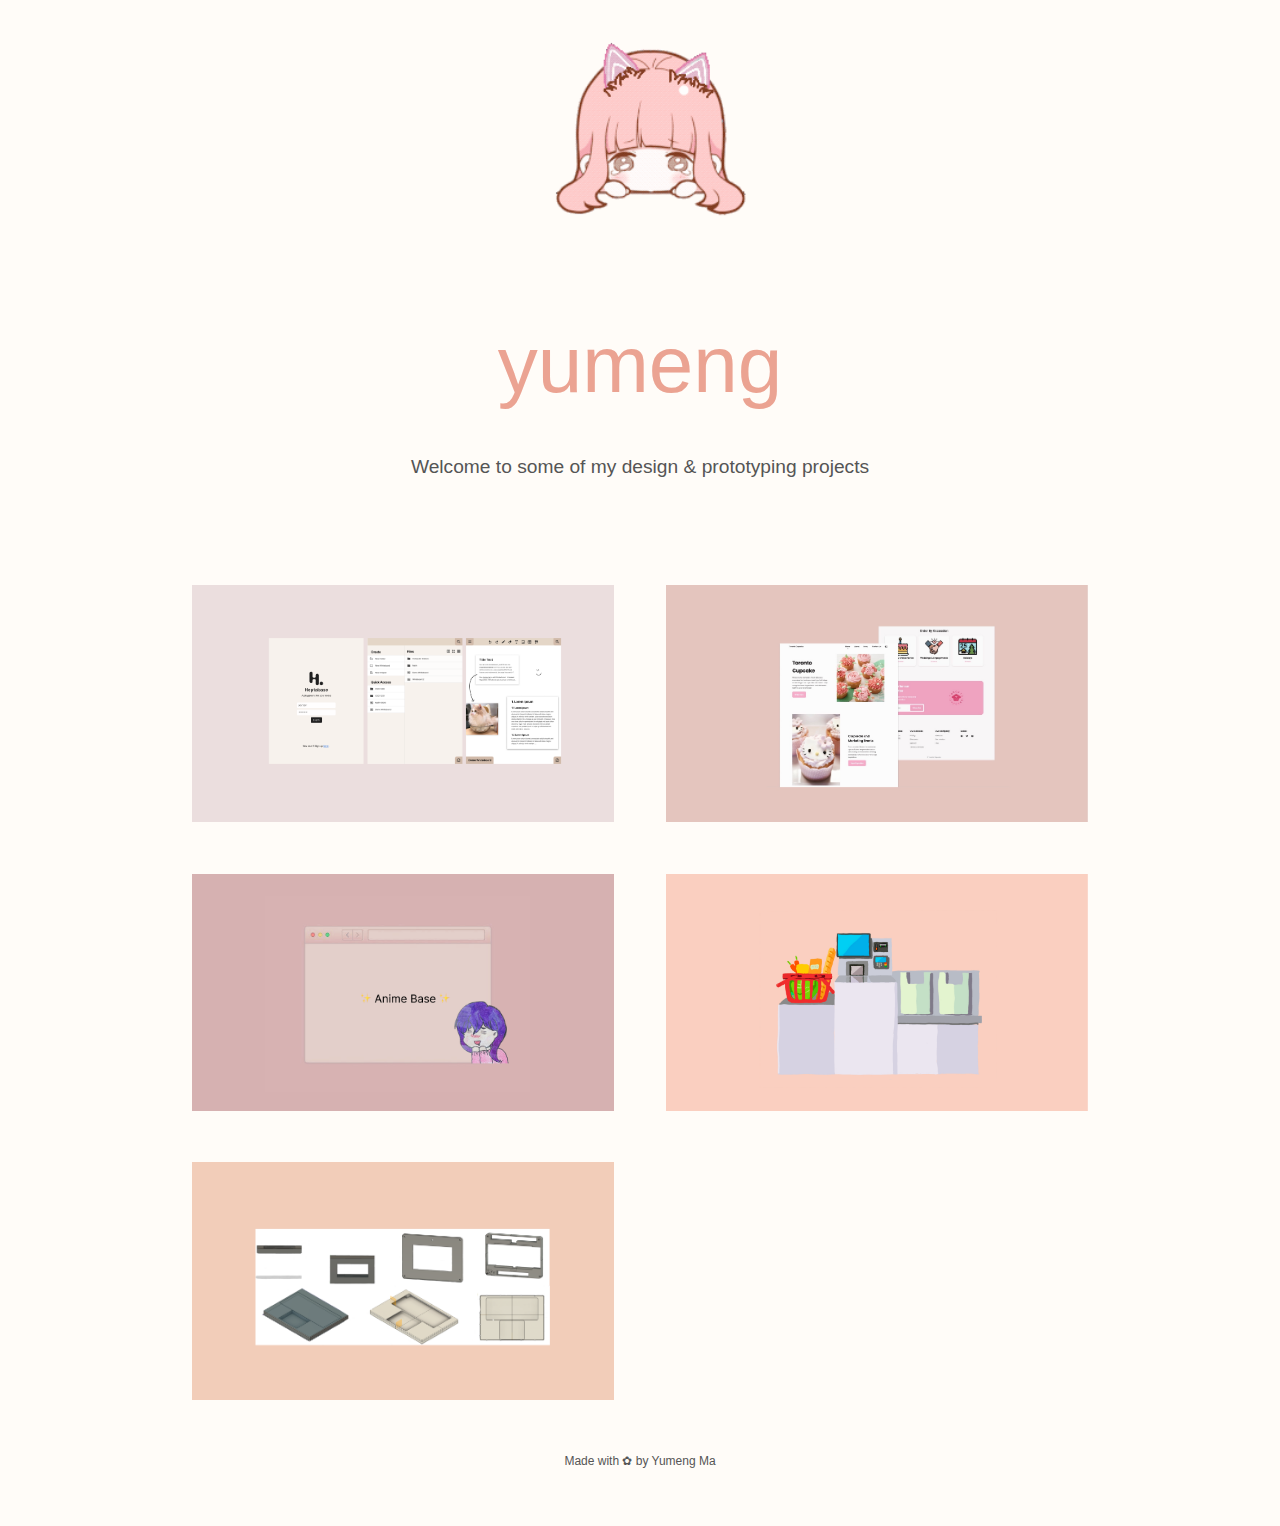
<file: index.html>
<!DOCTYPE html>
<html lang="en">
  <head>
    <!-- Global site tag (gtag.js) - Google Analytics -->
    <script async src="https://www.googletagmanager.com/gtag/js?id=G-6311ZXWZY9"></script>
    <script>
      window.dataLayer = window.dataLayer || [];
      function gtag(){dataLayer.push(arguments);}
      gtag('js', new Date());
      gtag('config', 'G-6311ZXWZY9');
    </script>
    <link rel="shortcut icon" href="images/logo.png" />
    <link rel="stylesheet" href="styles.css" />
    <meta charset="UTF-8" />
    <meta name="viewport" content="width=device-width, initial-scale=1.0" />
    <meta http-equiv="X-UA-Compatible" content="ie=edge" />
    <title>Website</title>
  </head>

  <body class="body-index">

    <div class="header">
      <img
        class="gif-image"
        src="images/me.gif"
        alt="me gif"
      />
      
      <div class="greeting">yumeng</div>

      <div class="description">
      Welcome to some of my design & prototyping projects
     </div>
     
    </div>

    <div class="grid-container">
      <div class="grid">
        <div class="project">
          <div class="project-image-container">
            <a href="iterative.html">
              <img
                src="images/iterative cover.png"
                alt="iterative cover image"
              />
              <div class="overlay">
                <div class="project-title">
                  Iterative Design and User Testing
                </div>
              </div>
            </a>
          </div>
        </div>

        <div class="project">
          <div class="project-image-container">
            <a href="redesign.html">
              <img
                src="images/redesign cover.png"
                alt="redesign cover image"
              />
              <div class="overlay redesign">
                <div class="project-title dark">
                  Toronto Cupcake Redesign
                </div>
              </div>
            </a>
          </div>
        </div>

        <div class="project">
          <div class="project-image-container">
            <a href="animebase.html">
              <img
                src="images/development cover.png"
                alt="development cover image"
              />
              <div class="overlay development">
                <div class="project-title">Anime Base: A simple React App</div>
              </div>
            </a>
          </div>
        </div>

        <div class="project">
          <div class="project-image-container">
            <a href="personas.html">
              <img
                src="images/storyboarding cover.png"
                alt="personas cover image"
              />
              <div class="overlay personas">
                <div class="project-title dark">Personas and Storyboarding</div>
              </div>
            </a>
          </div>
        </div>

        <div class="project">
          <div class="project-image-container">
            <a href="mrpw.html">
              <img
                src="images/laptop cover.png"
                alt="laptop"
              />
              <div class="overlay redesign">
                <div class="project-title dark">
                  Hardware Prototyping of the Mixed Reality Passthrough Window
                </div>
              </div>
            </a>
          </div>
        </div>

      </div>
    </div>
    <br />
    <br />
    <br />
    </div>
    <footer class="footer">Made with ✿ by Yumeng Ma</footer>
    <br />
    <script src="app.js"></script>
  </body>
</html>
</file>
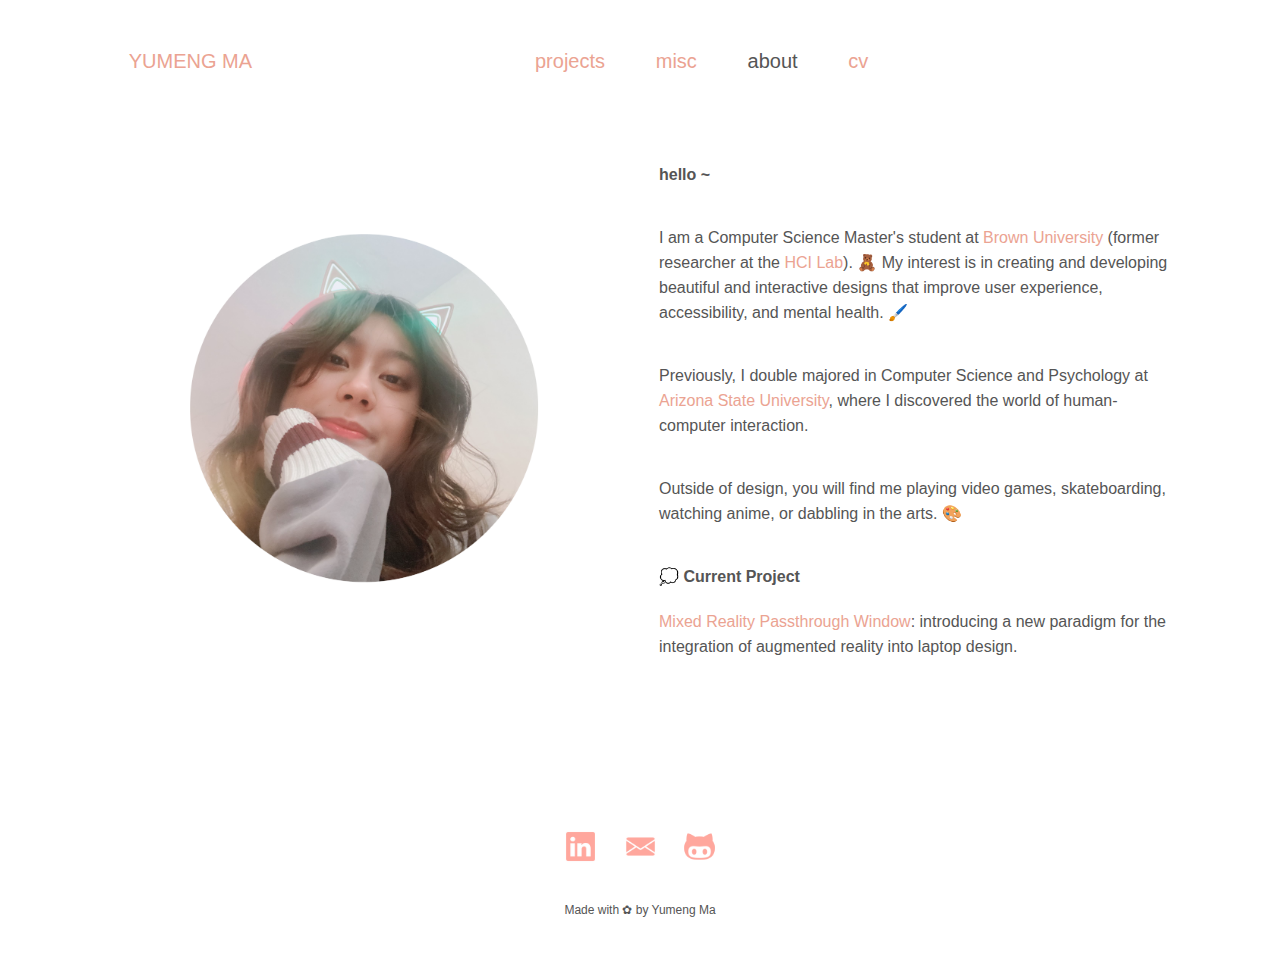
<file: about.html>
<!DOCTYPE html>
<html lang="en">
  <head>
    <link rel="shortcut icon" href="images/logo.png" />
    <link rel="stylesheet" href="styles.css" />
    <meta charset="UTF-8" />
    <meta name="viewport" content="width=device-width, initial-scale=1.0" />
    <meta http-equiv="X-UA-Compatible" content="ie=edge" />
    <title>About Me</title>
  </head>
  <body>
    <nav>
    
      <div class="logo">
        <a href="index.html">yumeng ma</a>
      </div>
     
      <ul class="nav-links white">
        <li>
          <a href="index.html">projects</a>
        </li>
        <li>
            <a href="misc.html">misc</a>
          </li>
          <li>
            <a class="current-page" href="about.html" style="color: #555"
              >about</a
            >
          </li>
          <li>
            <a href="cv.pdf" target="blank">cv</a>
          </li>
      </ul>

      <div class="burger">
          <div class="line1"></div>
          <div class="line2"></div>
          <div class="line3"></div>
        </div>
    </nav>


    <div class="about-container">
      <div class="profile-container">
        <img
          class="profile-image"
          src="images/selfie.png"
          alt="picture of me"
        />
      </div>
      <div class="bio">
        <div class="body-text bold">
          hello ~
        </div>
        <br />

        <div class="body-text">
          I am a Computer Science Master's student at 
          <a href="https://www.brown.edu/" target="_blank">Brown University</a> (former researcher at the <a href="https://hci.brown.edu/" target="_blank">HCI Lab</a>). 🧸 My interest is in creating and developing beautiful and interactive designs that improve user experience, accessibility, and mental health. 🖌️
        </div>
        <br />
        <div class="body-text">
          Previously, I double majored in Computer Science and Psychology at 
          <a href="https://www.asu.edu/" target="_blank">Arizona State University</a>, where I discovered the world of human-computer interaction. 
        </div>
        <br />
        <div class="body-text">
          Outside of design, you will find me playing video games, skateboarding, watching anime, or dabbling in the arts. 🎨
        </div>
        <br />
        <div class="body-text bold">
          💭 Current Project
        </div>
        <div class="body-text">
          <a href="https://teddybear333.github.io/portfolio/misc.html" target="_blank"> Mixed Reality Passthrough Window</a>: introducing a new paradigm for the integration of augmented reality into laptop design. 
        </div>
        <br />
      </div>
    </div>
    <br />
    <br />
    <br />

        <div class="icons">
            <a href="https://www.linkedin.com/in/yumengm/" target="_blank">
              <img class="icon" src="images/linkedin.png" />
            </a>
            <a href="mailto:yumeng_ma@brown.edu" target="_blank">
              <img class="icon" src="images/email.png" />
            </a>
            <a href="https://github.com/momentine" target="_blank">
              <img class="icon" src="images/github.png" />
            </a>
          </div>
          <footer class="footer">Made with ✿ by Yumeng Ma</footer>
          <br />
          <script src="app.js"></script>
        </body>
      </html>
</file>
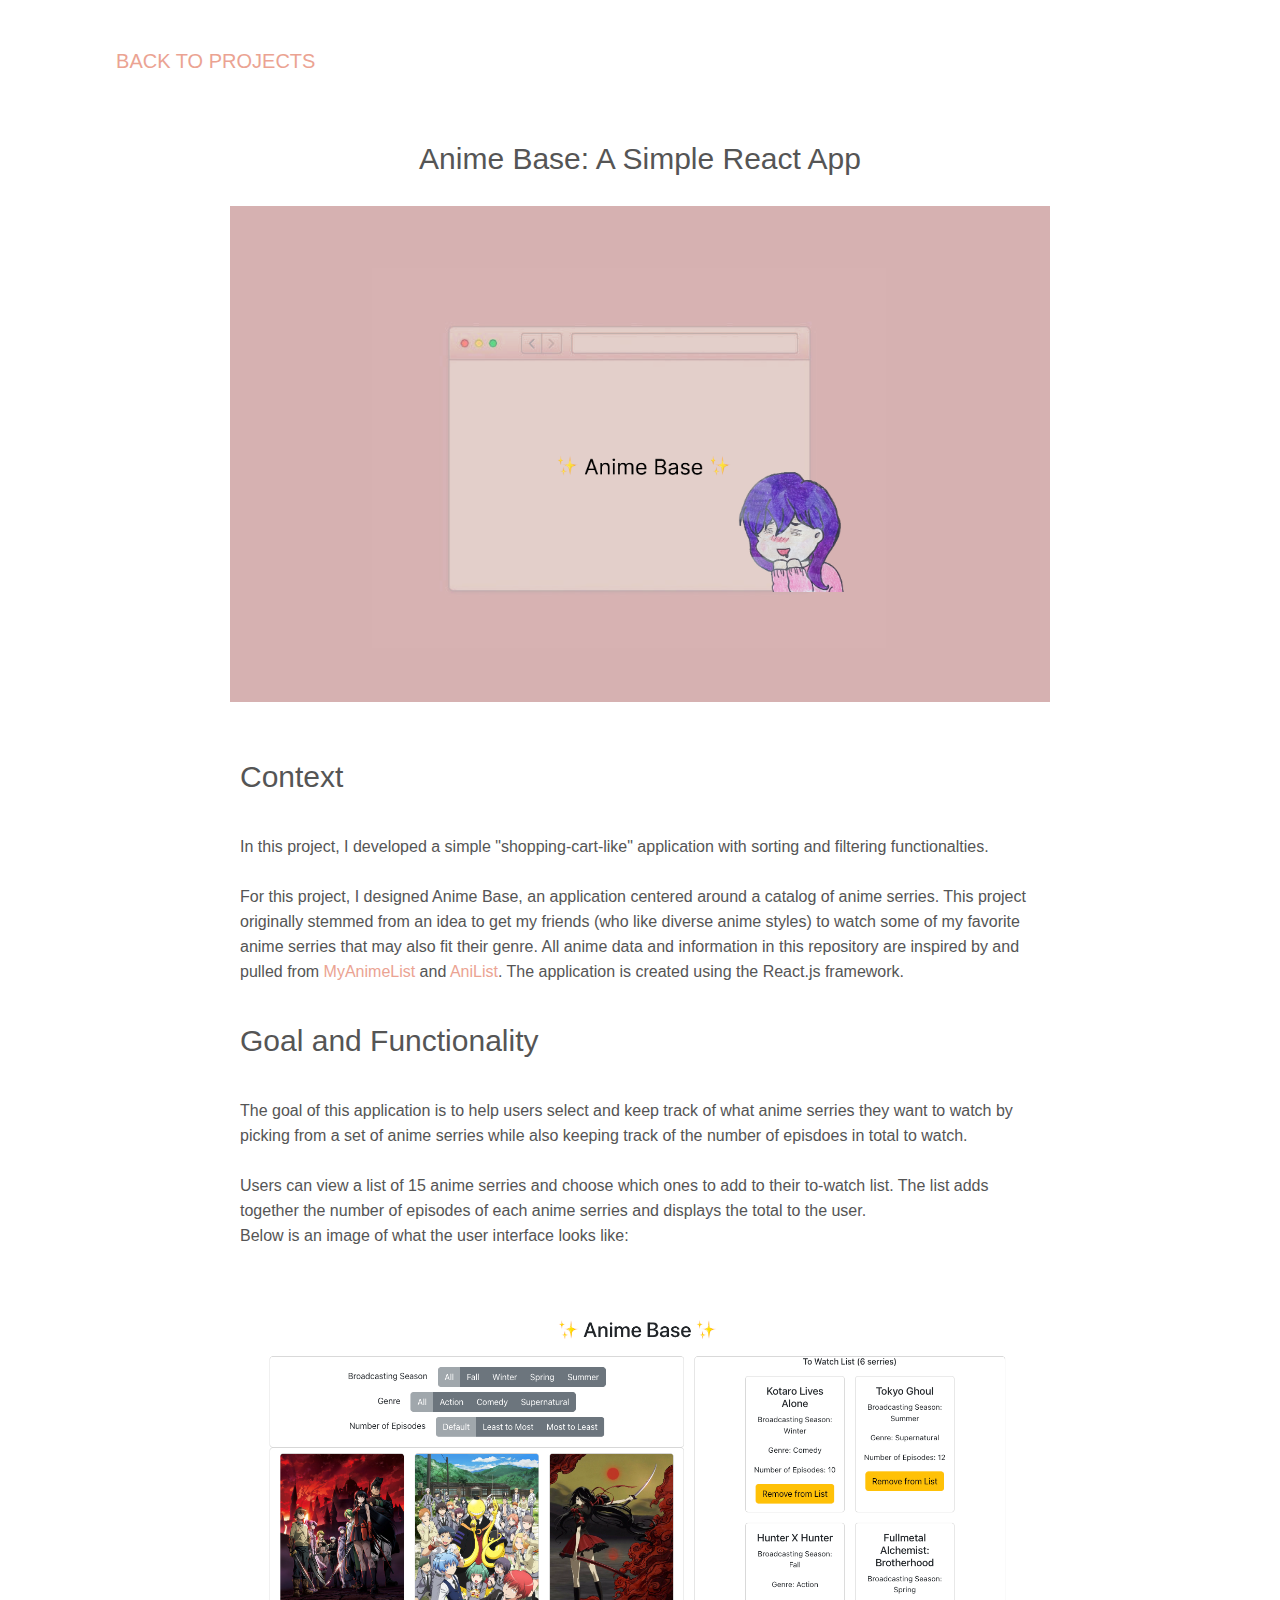
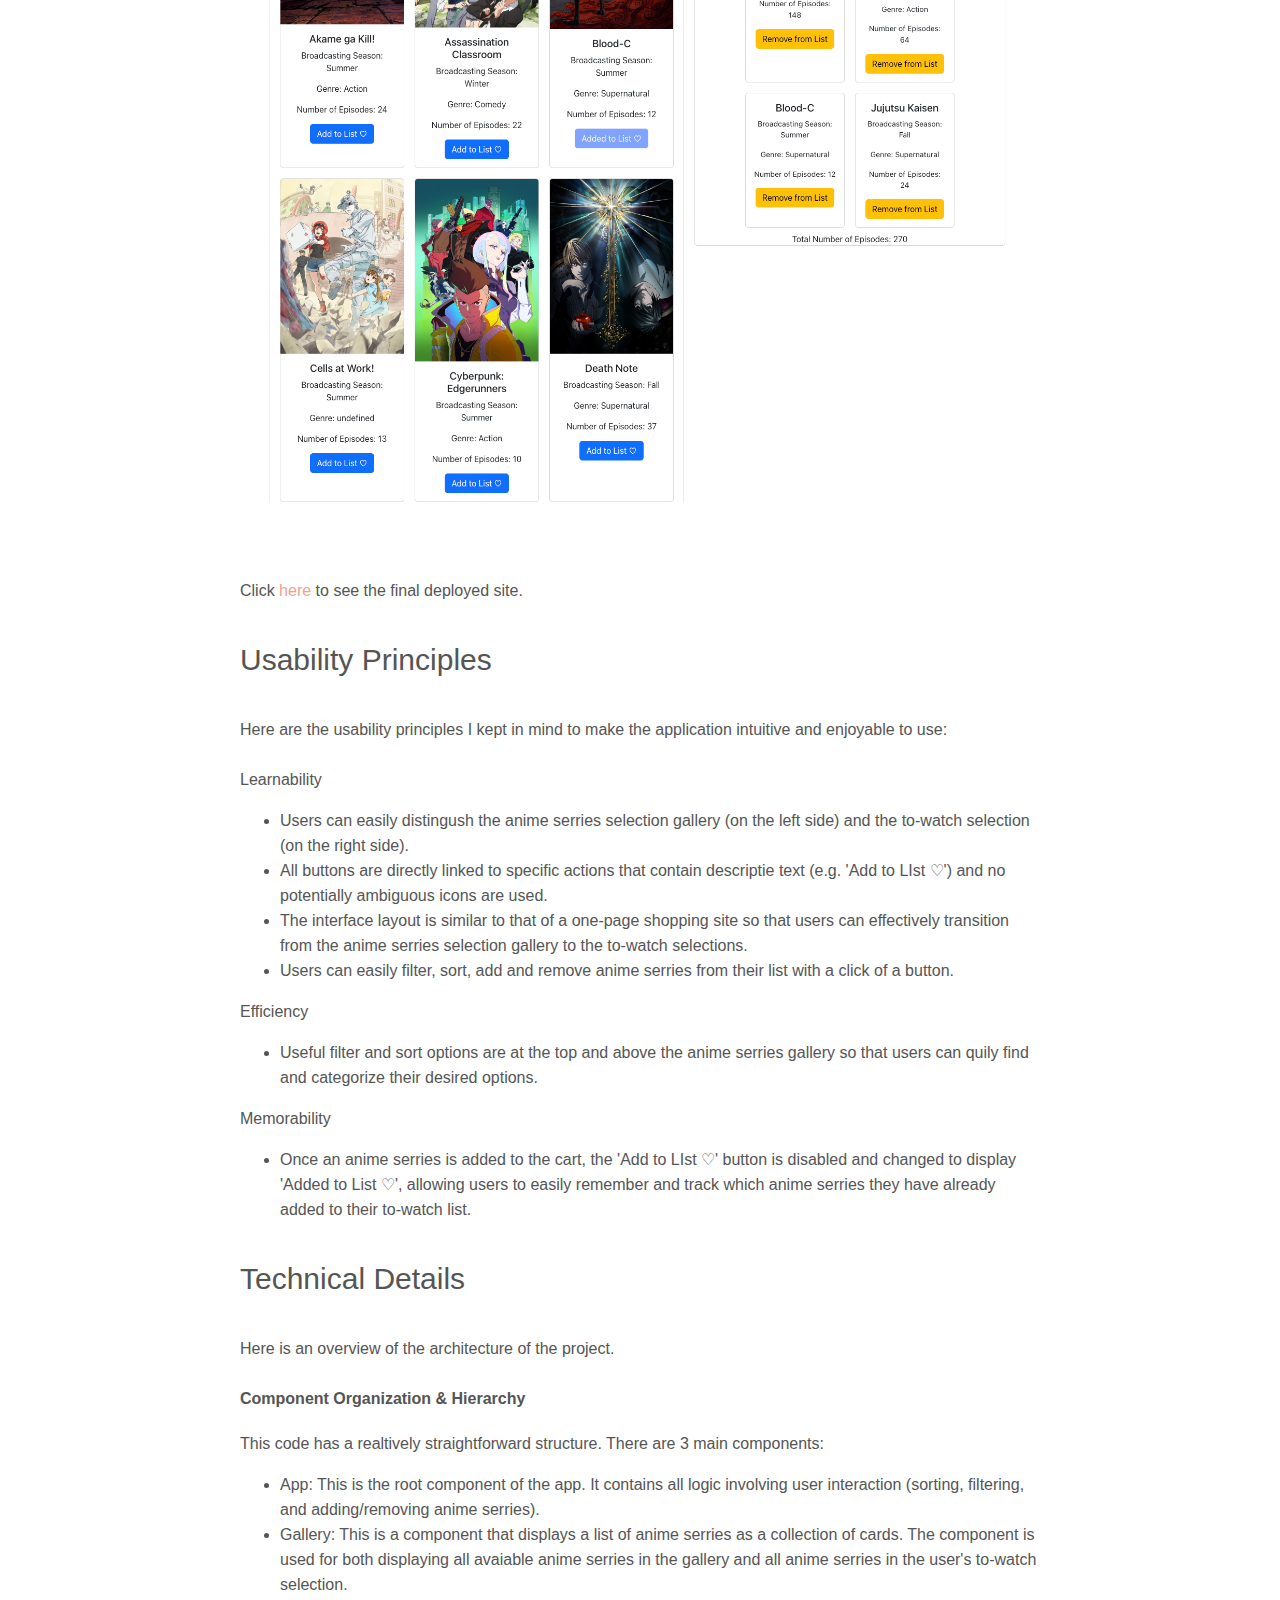
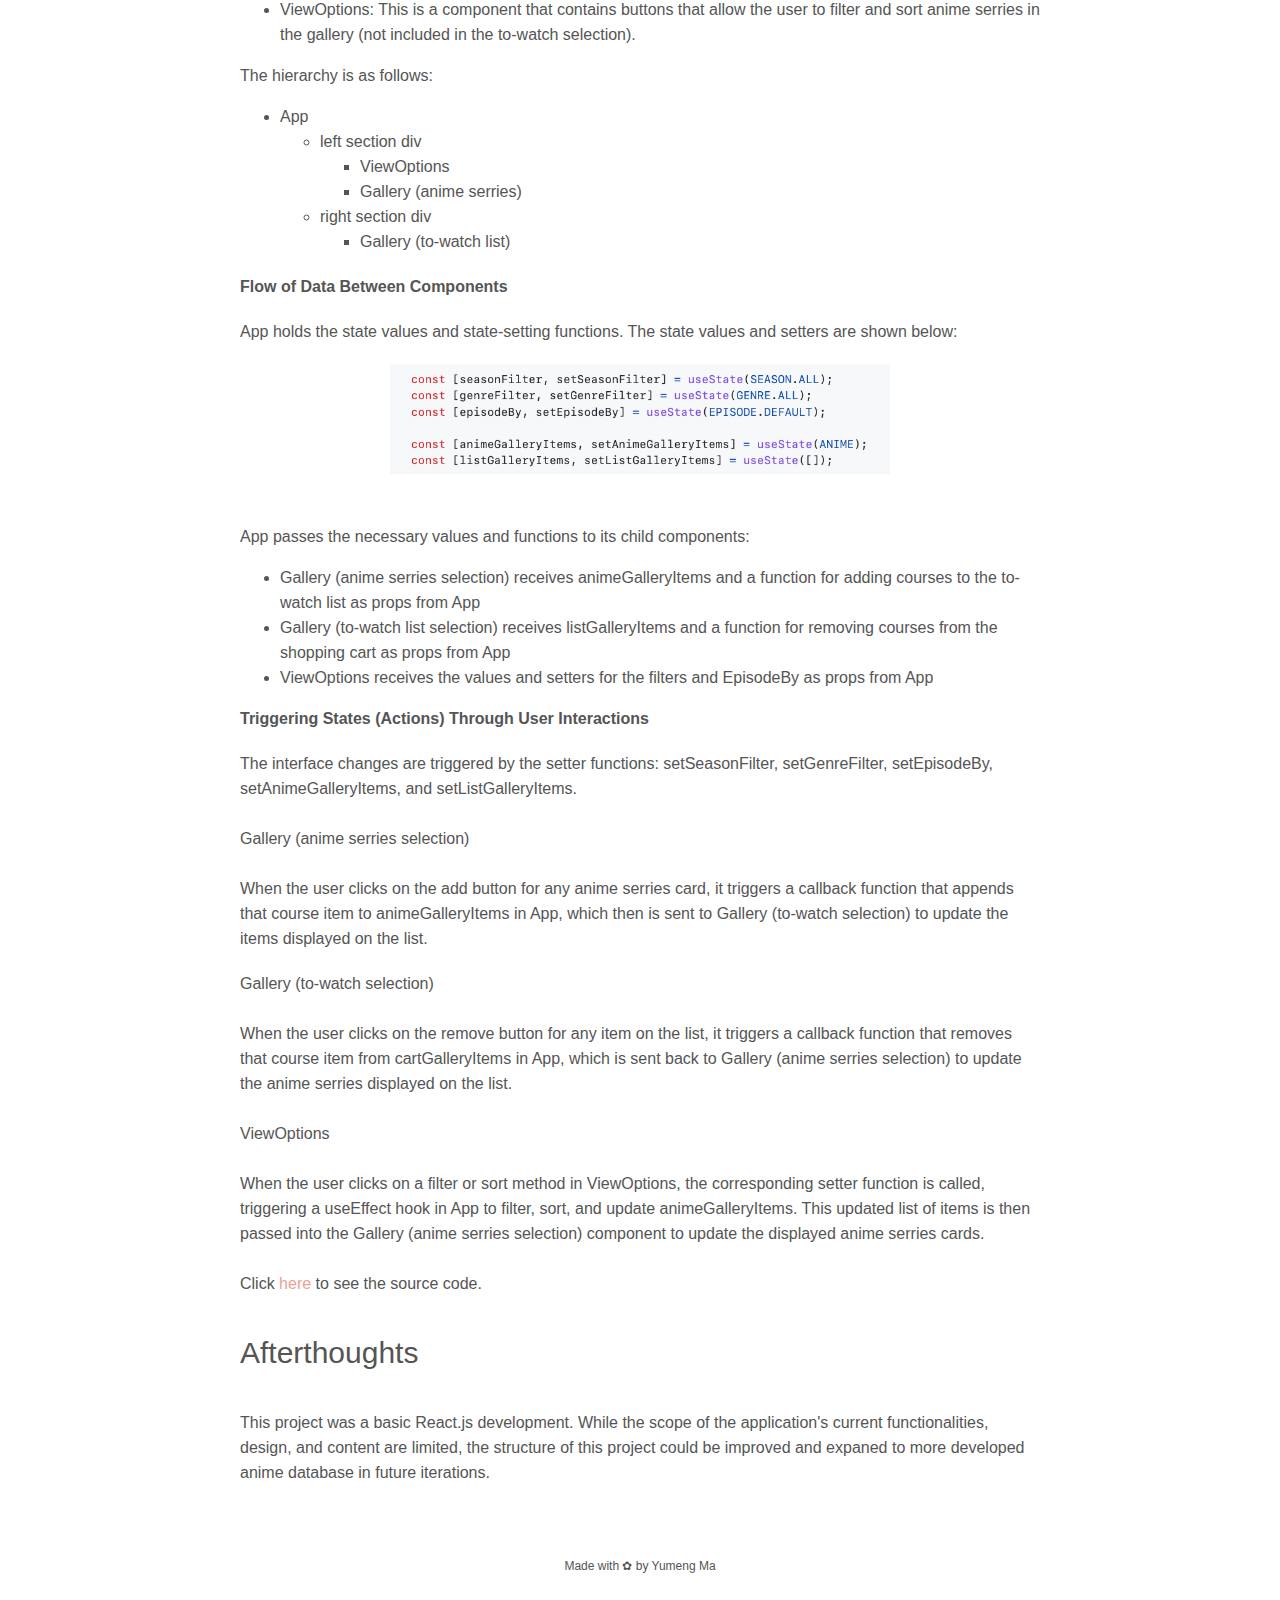
<file: animebase.html>
<!DOCTYPE html>
<html lang="en">
  <head>
    <link rel="shortcut icon" href="images/logo.png" />
    <link rel="stylesheet" href="styles.css" />
    <meta charset="UTF-8" />
    <meta name="viewport" content="width=device-width, initial-scale=1.0" />
    <meta http-equiv="X-UA-Compatible" content="ie=edge" />
    <title>Anime Base: A Simple React App</title>
  </head>
  <body>
    <nav>
  
      <div class="logo">
        <a href="index.html">back to projects</a>
      </div>
     
     <ul class="nav-links">
    </ul>
      <div class="burger">
        <div class="line1"></div>
        <div class="line2"></div>
        <div class="line3"></div>
      </div>
    </nav>

    <div class="outer-container">
      <div class="title">
        Anime Base: A Simple React App
      </div>
      <img
        class="large-image"
        src="images/development cover.png"
        alt="development cover"
      />

      <div class="container">
        <br />
        <div class="subtitle">
          Context
        </div>
        <div class="body-text">
          In this project, I developed a simple "shopping-cart-like" application with sorting and filtering functionalties. 
          <br /><br />
          For this project, I designed Anime Base, an application centered around a catalog of anime serries. This project originally stemmed from an idea to get my friends (who like diverse anime styles) to watch some of my favorite anime serries that may also fit their genre.
          All anime data and information in this repository are inspired by and pulled from
          <a href="https://myanimelist.net/" target="_blank">MyAnimeList</a> and 
          <a href="https://anilist.co/search/anime" target="_blank">AniList</a>. 
          The application is created using the React.js framework.
        </div>
        <div class="subtitle">
          Goal and Functionality 
        </div>
        <div class="body-text">
            The goal of this application is to help users select and keep track of what anime serries they want to watch by picking from a set of anime serries while also keeping track of the number of episdoes in total to watch.
        </br>
        <br>
         Users can view a list of 15 anime serries and choose which ones to add to their to-watch list. The list adds together the number of episodes of each anime serries and displays the total to the user.
        </br>
        Below is an image of what the user interface looks like:
    </br></br>
        <img
        class="body-image"
        src="images/anime base/anime base.png"
        alt="animebase cover"
      />
    </br>
        Click <a href="https://teddybear333.github.io/Development/" target="_blank">here</a> to see the final deployed site.
        </div>

        <div class="subtitle">
           Usability Principles
          </div>
          <div class="body-text">
          Here are the usability principles I kept in mind to make the application intuitive and enjoyable to use:
        </br> </br>
          Learnability
          <ul>
            <li>
                Users can easily distingush the anime serries selection gallery (on the left side) and the to-watch selection (on the right side).
            </li>
            <li>
                All buttons are directly linked to specific actions that contain descriptie text (e.g. 'Add to LIst ♡') and no potentially ambiguous icons are used.
            </li>
            <li>
                The interface layout is similar to that of a one-page shopping site so that users can effectively transition from the anime serries selection gallery to the to-watch selections.
            </li>
            <li>
                Users can easily filter, sort, add and remove anime serries from their list with a click of a button.
            </li>
          </ul>
          Efficiency
          <ul>
            <li>
                Useful filter and sort options are at the top and above the anime serries gallery so that users can quily find and categorize their desired options.
            </li>
          </ul>
          Memorability
          <ul>
            <li>
                Once an anime serries is added to the cart, the 'Add to LIst ♡' button is disabled and changed to display 'Added to List ♡', allowing users to easily remember and track which anime serries they have already added to their to-watch list.
            </li>
          </ul>
          </div>

        <div class="subtitle">
            Technical Details 
          </div>
          <div class="body-text">
            Here is an overview of the architecture of the project.
          </br> </br>
          <div class="body-text bold">Component Organization & Hierarchy</div>
        This code has a realtively straightforward structure.
        There are 3 main components:
        <ul>
            <li>
                <b>App:</b> This is the root component of the app. It contains all logic involving user interaction (sorting, filtering, and adding/removing anime serries).
            </li>
            <li>
            <b>Gallery:</b> This is a component that displays a list of anime serries as a collection of cards. The component is used for both displaying all avaiable anime serries in the gallery and all anime serries in the user's to-watch selection.
            </li>
            <li>
            <b>ViewOptions:</b> This is a component that contains buttons that allow the user to filter and sort anime serries in the gallery (not included in the to-watch selection).
            </li>
          </ul>
          The hierarchy is as follows:
          <ul>
            <li>
                <b>App</b>
            </li>
            <ul>
                <li>
                    left section div
                </li>
                <ul>
                    <li>
                        ViewOptions
                    </li>
                    <li>
                        Gallery (anime serries)
                  </ul>
              </ul>
              <ul>
                <li>
                    right section div
                </li>
                <ul>
                    <li>
                        Gallery (to-watch list)
                  </ul>
              </ul>
          </div>
          <div class="body-text bold">Flow of Data Between Components</div>
          <div class="body-text">
            App holds the state values and state-setting functions. The state values and setters are shown below:
          </div>
          <img
          class="body-image persona"
          src="images/anime base/code.png"
          alt="first mental model persona"
        />
        <div class="body-text">
            <b>App</b> passes the necessary values and functions to its child components:
            <ul>
              <li>
            <b> Gallery (anime serries selection)</b> receives animeGalleryItems and a function for adding courses to the to-watch list as props from App
              </li>
              <li>
            <b>Gallery (to-watch list selection)</b> receives listGalleryItems and a function for removing courses from the shopping cart as props from App
              </li>
              <li>
            <b> ViewOptions </b>receives the values and setters for the filters and EpisodeBy as props from App
              </li>
            </ul>

        <div class="body-text bold">Triggering States (Actions) Through User Interactions
        </div>
        <div class="body-text">
            The interface changes are triggered by the setter functions: setSeasonFilter, setGenreFilter, setEpisodeBy, setAnimeGalleryItems, and setListGalleryItems.
        </br></br>
        <b>Gallery (anime serries selection)</b>
    </br></br>
    When the user clicks on the add button for any anime serries card, it triggers a callback function that appends that course item to animeGalleryItems in App, which then is sent to Gallery (to-watch selection) to update the items displayed on the list.        </div>
   <b>Gallery (to-watch selection)</b>
</br></br>
When the user clicks on the remove button for any item on the list, it triggers a callback function that removes that course item from cartGalleryItems in App, which is sent back to Gallery (anime serries selection) to update the anime serries displayed on the list.
</br></br>
<b>ViewOptions</b>  
</br></br>
When the user clicks on a filter or sort method in ViewOptions, the corresponding setter function is called, triggering a useEffect hook in App to filter, sort, and update animeGalleryItems. This updated list of items is then passed into the Gallery (anime serries selection) component to update the displayed anime serries cards.
</br></br>
Click <a href="https://github.com/teddybear333/Development" target="_blank">here</a>  to see the source code.
</div>

        <div class="subtitle">
            Afterthoughts
          </div>
          <div class="body-text">
            This project was a basic React.js development. While the scope of the application's current functionalities, design, and content are limited, the structure of this project could be improved and expaned to more developed anime database in future iterations.
      </a>
    </div>
  </div>

  <br />
  <br />
  <br />
  <footer class="footer">Made with ✿ by Yumeng Ma</footer>
  <br />
  <script src="app.js"></script>
</body>
</html>
</file>
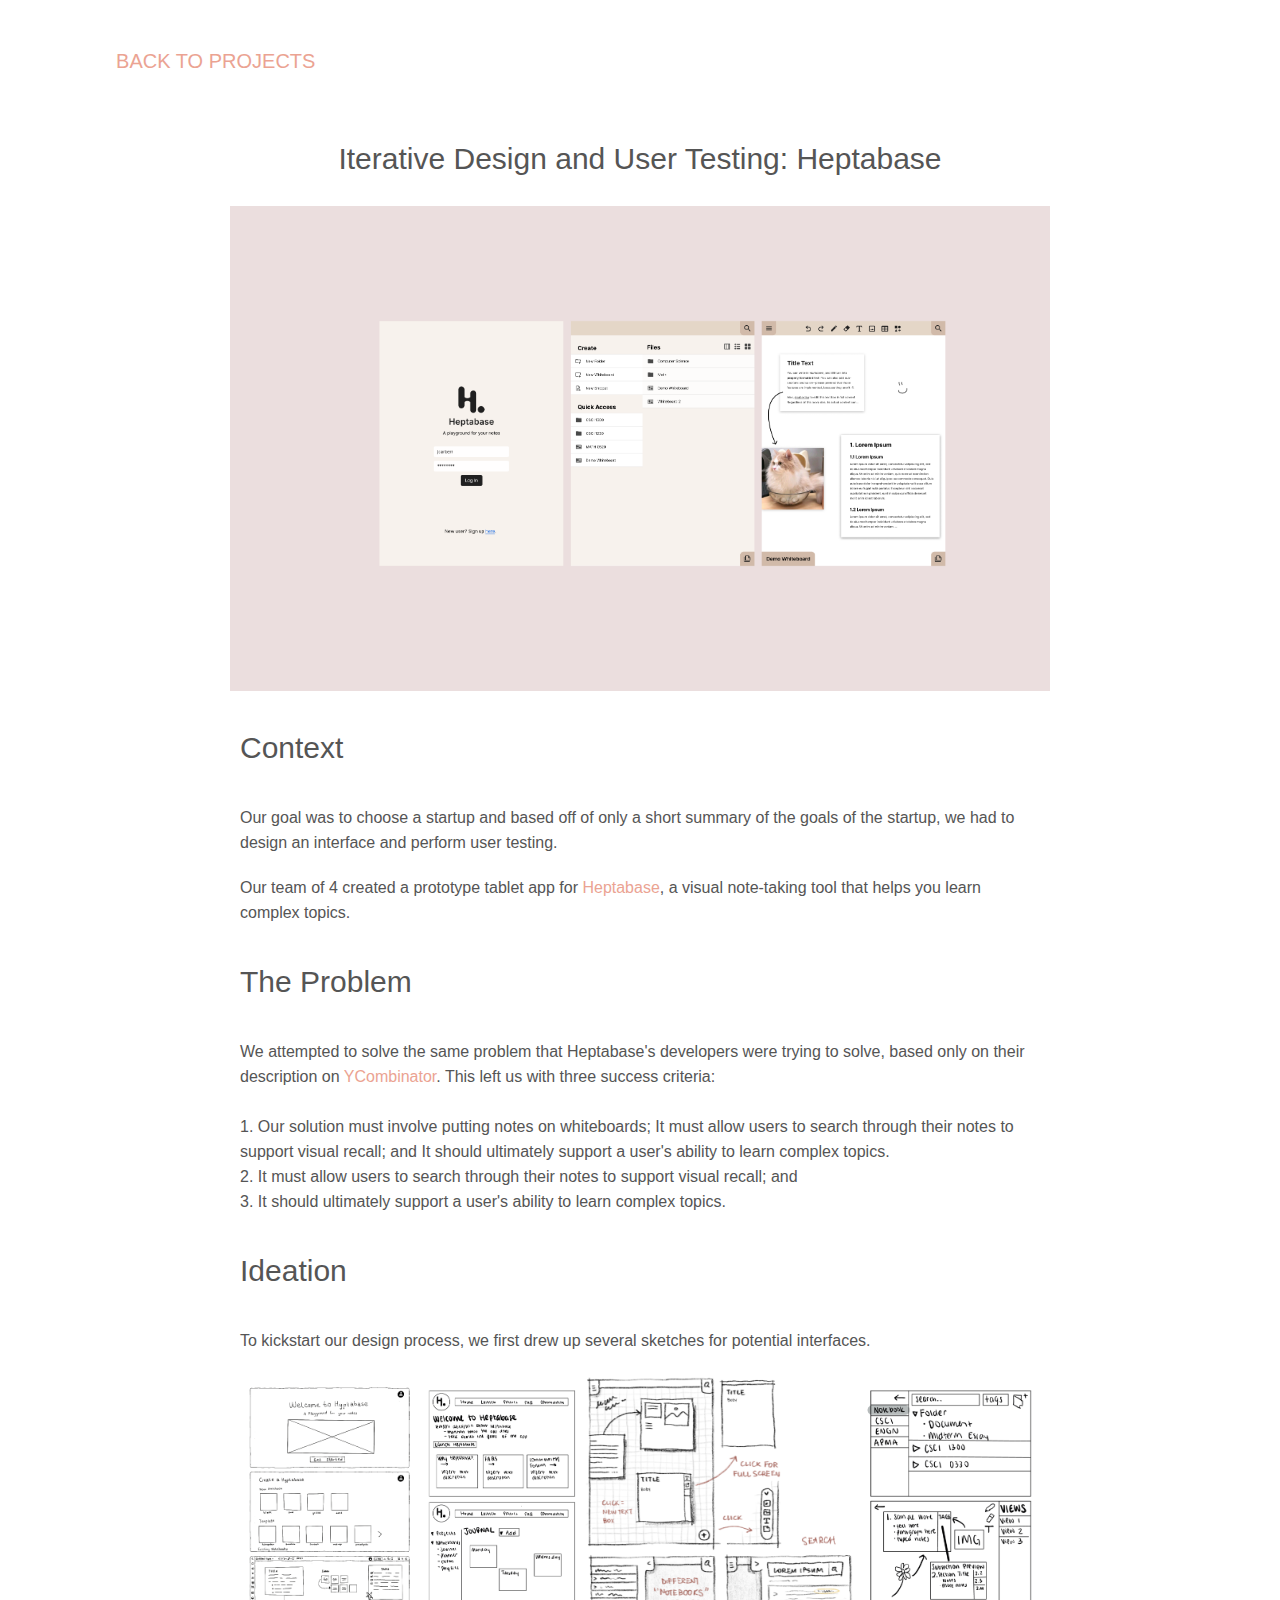
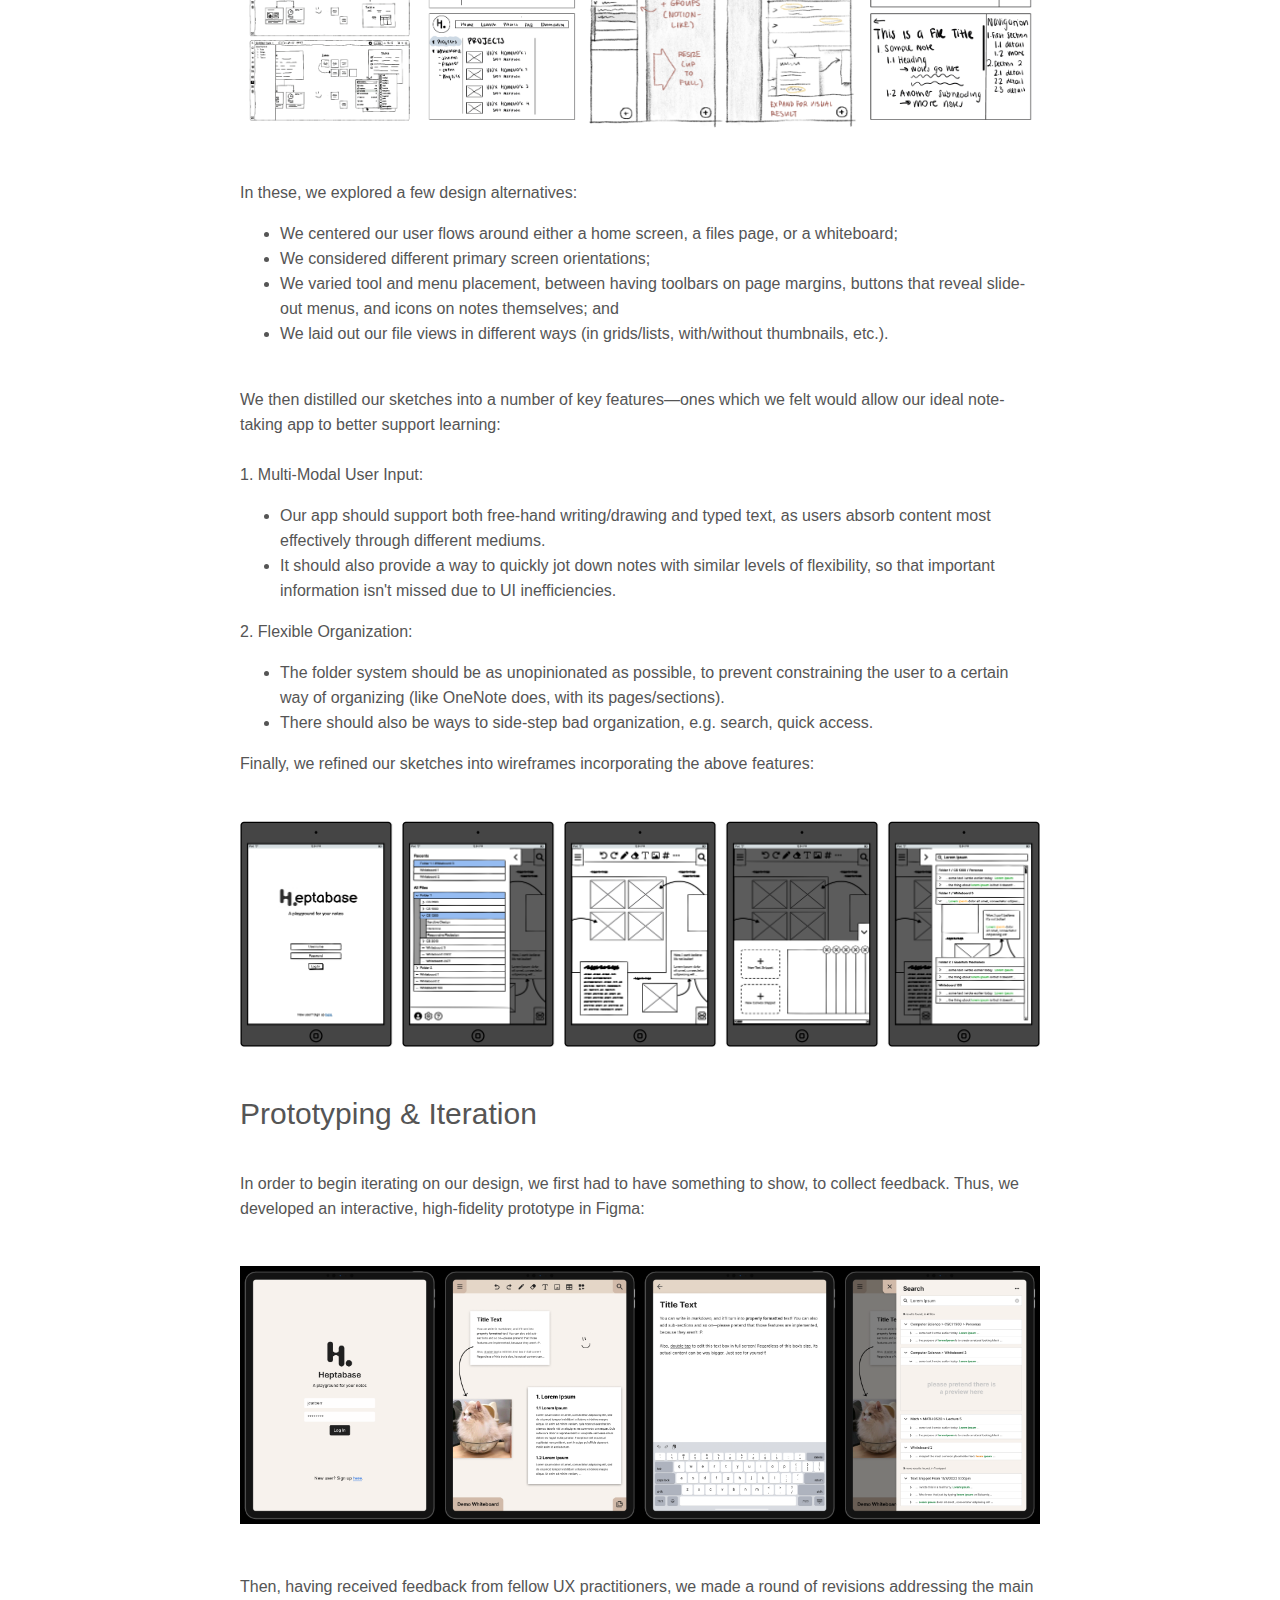
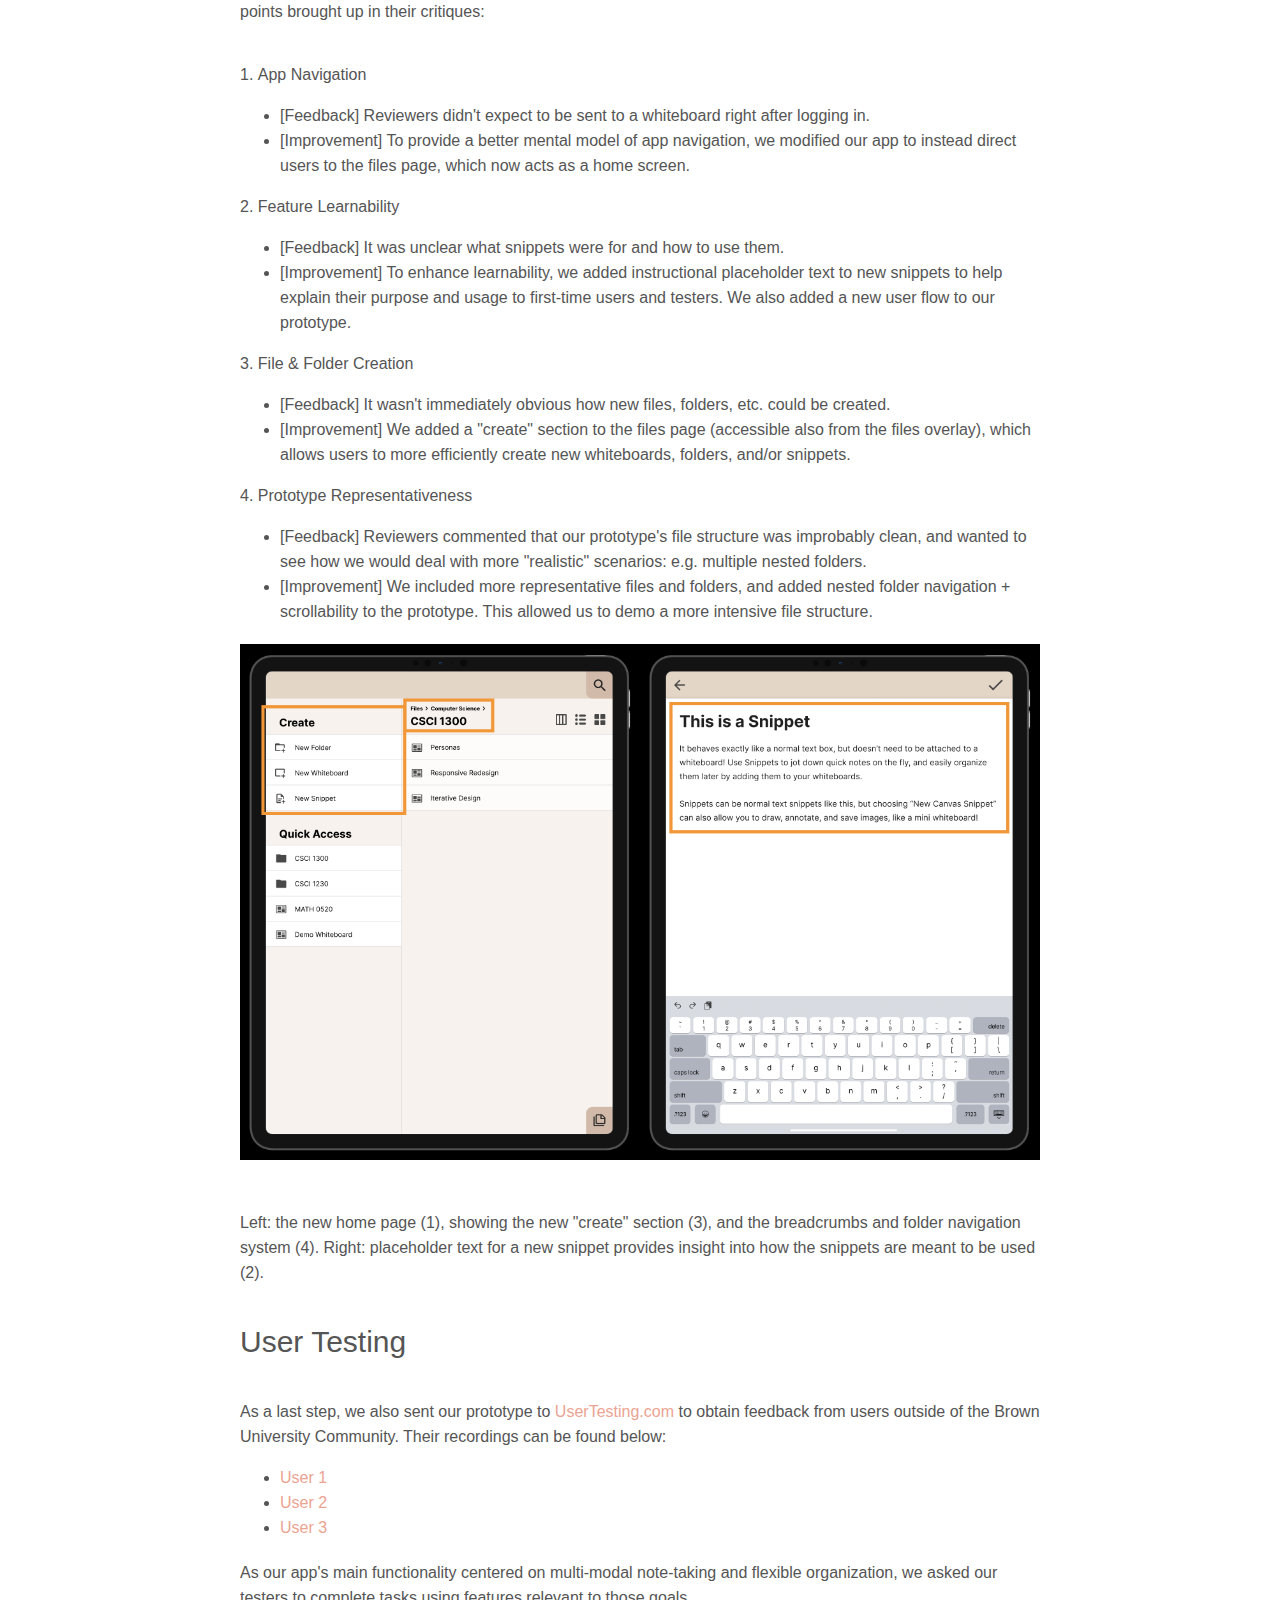
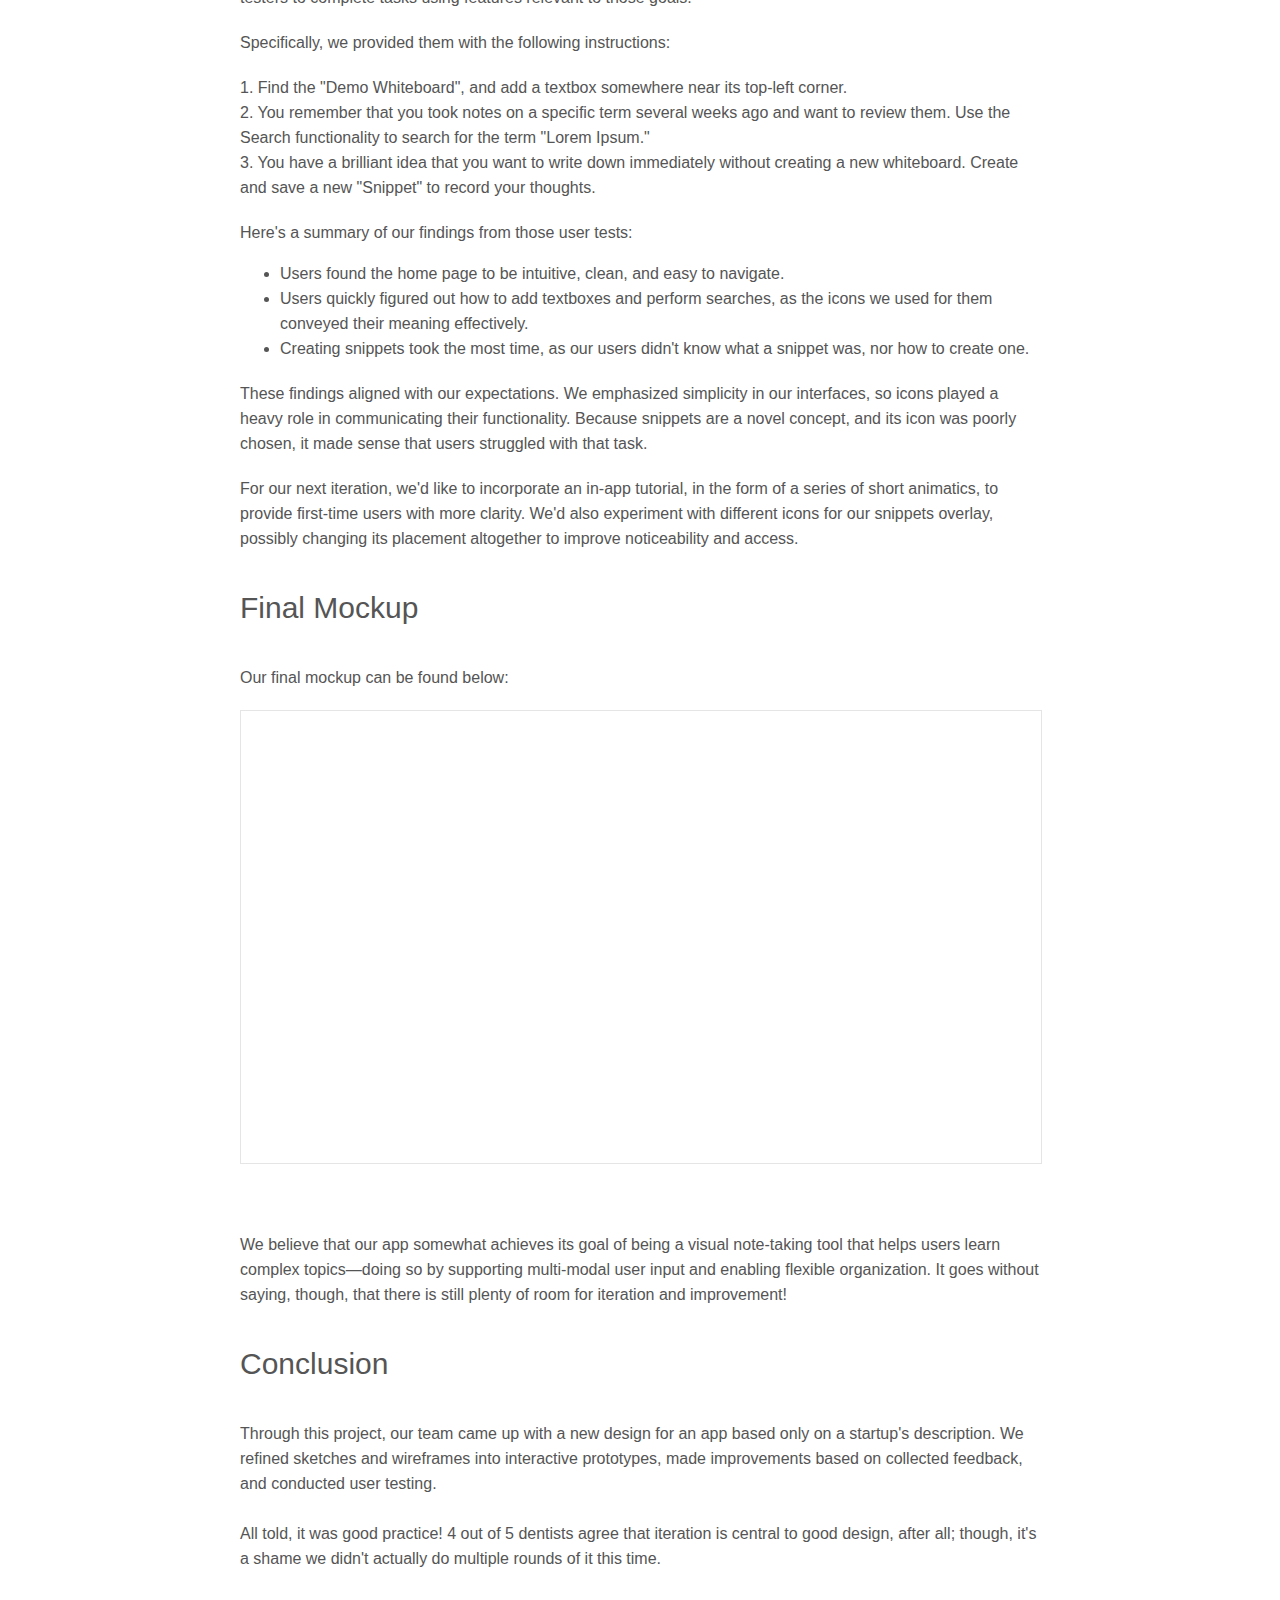
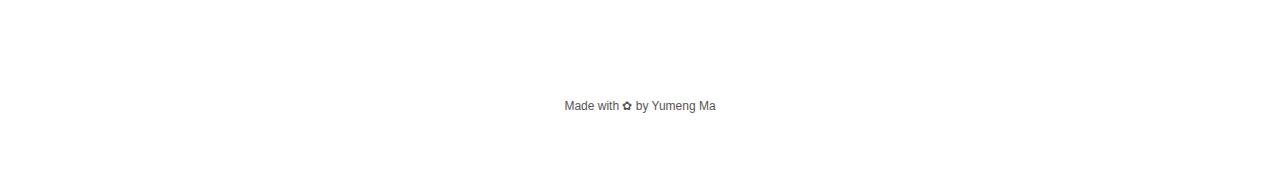
<file: iterative.html>
<!DOCTYPE html>
<html lang="en">
  <head>
    <link rel="shortcut icon" href="images/logo.png" />
    <link rel="stylesheet" href="styles.css" />
    <meta charset="UTF-8" />
    <meta name="viewport" content="width=device-width, initial-scale=1.0" />
    <meta http-equiv="X-UA-Compatible" content="ie=edge" />
    <title>Iterative Design</title>
  </head>
  <body>
    <nav>
  
      <div class="logo">
        <a href="index.html">back to projects</a>
      </div>
     
     <ul class="nav-links">
    </ul>
      <div class="burger">
        <div class="line1"></div>
        <div class="line2"></div>
        <div class="line3"></div>
      </div>
    </nav>

    <div class="outer-container">
      <div class="title">
        Iterative Design and User Testing: Heptabase
      </div>
      <img
        class="large-image"
        src="images/iterative cover.png"
        alt="iterative design cover image"
      />
      <div class="container">
        <div class="subtitle iterative">Context</div>
        <div class="body-text">
          Our goal was to choose a startup and based off of only a short summary of
          the goals of the startup, we had to design an interface and perform
          user testing.
        </div>
        <div class="body-text">
          Our team of 4 created a prototype tablet app for 
          <a href="https://heptabase.com/" target="_blank">Heptabase</a>, a visual note-taking tool that helps you learn complex topics.
        </div>

        <div class="subtitle">
          The Problem
        </div>
        <div class="body-text">
          We attempted to solve the same problem that Heptabase's developers were trying to solve, based only on their description on
          <a href="https://www.ycombinator.com/companies/heptabase" target="_blank">YCombinator</a>. This left us with <b>three success criteria</b>:
        </br> </br> 
        1. Our solution must involve putting notes on whiteboards;
         It must allow users to search through their notes to support visual recall; and
         It should ultimately support a user's ability to learn complex topics.
        </br>
         2. It must allow users to search through their notes to support visual recall; and
        </br> 
         3. It should ultimately support a user's ability to learn complex topics.
        </div>

        <div class="subtitle iterative">Ideation</div>
   
        <div class="body-text">
          To kickstart our design process, we first drew up several <b>sketches</b> for potential interfaces.
          <img
          class="body-image"
          src="images/iterative design/sketch-iterative.png"
          alt="sketch"
        />
        </div>

        <div class="body-text">
          In these, we explored a few design alternatives:
          <ul>
            <li>
              We centered our user flows around either a home screen, a files page, or a whiteboard;
            </li>
            <li>
              We considered different primary screen orientations;
            </li>
            <li>
              We varied tool and menu placement, between having toolbars on page margins, buttons that reveal slide-out menus, and icons on notes themselves; and
            </li>
            <li>
              We laid out our file views in different ways (in grids/lists, with/without thumbnails, etc.).
            </li>
          </ul>
        </br>
        We then distilled our sketches into a number of key features—ones which we felt would allow our ideal note-taking app to better support learning:
      </br> </br>
      1. <b>Multi-Modal User Input</b>:
      <ul>
        <li>
          Our app should support both free-hand writing/drawing and typed text, as users absorb content most effectively through different mediums.
        </li>
        <li>
          It should also provide a way to quickly jot down notes with similar levels of flexibility, so that important information isn't missed due to UI inefficiencies.
        </li>
      </ul>
      2. <b>Flexible Organization</b>:
      <ul>
        <li>
          The folder system should be as unopinionated as possible, to prevent constraining the user to a certain way of organizing (like OneNote does, with its pages/sections).
        </li>
        <li>
          There should also be ways to side-step bad organization, e.g. search, quick access.
        </li>
      </ul>
      Finally, we refined our sketches into wireframes incorporating the above features:
    </br>
  </br>
  <img
  class="body-image"
  src="images/iterative design/widreframe-iterative.png"
  alt="wireframe"
/>
      </div>
        <div class="subtitle">
          Prototyping & Iteration
        </div>
        <div class="body-text">
          In order to begin iterating on our design, we first had to have something to show, to collect feedback. Thus, we developed an interactive, high-fidelity prototype in Figma:
        </br>
      </br>
      <img
      class="body-image"
      src="images/iterative design/hifi-iterative.png"
      alt="hifi"
    />
        </div>
        <div class="body-text">
          Then, having received feedback from fellow UX practitioners, we made a round of revisions addressing the main points brought up in their critiques:
        </div>
        <br />
        <div class="body-text">
          1. <b>App Navigation</b>
          <ul>
            <li>
              [Feedback] Reviewers didn't expect to be sent to a whiteboard right after logging in.
            </li>
            <li>
              [Improvement] To provide a better mental model of app navigation, we modified our app to instead direct users to the files page, which now acts as a home screen.
            </li>
          </ul>
         2. <b>Feature Learnability</b>
         <ul>
          <li>
            [Feedback] It was unclear what snippets were for and how to use them.
          </li>
          <li>
            [Improvement] To enhance learnability, we added instructional placeholder text to new snippets to help explain their purpose and usage to first-time users and testers. We also added a new user flow to our prototype.
          </li>
        </ul>
        3. <b>File & Folder Creation</b>
        <ul>
          <li>
            [Feedback] It wasn't immediately obvious how new files, folders, etc. could be created.
          </li>
          <li>
            [Improvement] We added a "create" section to the files page (accessible also from the files overlay), which allows users to more efficiently create new whiteboards, folders, and/or snippets.
          </li>
        </ul>
        4. <b>Prototype Representativeness</b>
        <ul>
          <li>
            [Feedback] Reviewers commented that our prototype's file structure was improbably clean, and wanted to see how we would deal with more "realistic" scenarios: e.g. multiple nested folders.
          </li>
          <li>
            [Improvement] We included more representative files and folders, and added nested folder navigation + scrollability to the prototype. This allowed us to demo a more intensive file structure.
          </li>
        </ul>
        <img
        class="body-image"
        src="images/iterative design/changes.png"
        alt="interactive"
      />
      Left: the new home page (1), showing the new "create" section (3), and the breadcrumbs and folder navigation system (4). Right: placeholder text for a new snippet provides insight into how the snippets are meant to be used (2).
        </div>

        <div class="subtitle">
          User Testing
        </div>
        <div class="body-text">
          As a last step, we also sent our prototype to 
          <a href="https://www.usertesting.com/" target="_blank">UserTesting.com </a>
          to obtain feedback from users outside of the Brown University Community. Their recordings can be found below:
          <ul>
            <li>
              <a href="https://app.usertesting.com/v/8ac2d78a-ccea-4c51-8e0a-7e9f0b905422?encrypted_video_handle=baba58db-d6d1-4d21-af1c-b63fddc98d6c#!/tasks&shared_via=link" target="_blank">User 1</a>
            </li>
            <li>
              <a href="https://app.usertesting.com/v/77bae5ed-7738-459c-89b6-30a0947603ae?encrypted_video_handle=5203ce27-3ffc-4f36-9898-cab8daffb2f5#!/tasks&shared_via=link" target="_blank">User 2</a>
            </li>
            <li>
              <a href="https://app.usertesting.com/v/4147a9b7-c316-4055-ae8f-eac2792a7a10?encrypted_video_handle=e1e142ce-0e0a-420c-827c-063238b1c26d#!/notes" target="_blank">User 3</a>
            </li>
          </ul>
        </div>

        <div class="body-text">
          As our app's main functionality centered on multi-modal note-taking and flexible organization, we asked our testers to complete tasks using features relevant to those goals.
        </div>
        <div class="body-text">
          Specifically, we provided them with the following instructions:
        </div>
        <div class="body-text">
          1. Find the "Demo Whiteboard", and add a textbox somewhere near its top-left corner.
          </br>
          2. You remember that you took notes on a specific term several weeks ago and want to review them. Use the Search functionality to search for the term "Lorem Ipsum."
        </br>
        3. You have a brilliant idea that you want to write down immediately without creating a new whiteboard. Create and save a new "Snippet" to record your thoughts.
        </div>
        <div class="body-text">
          Here's a summary of our findings from those user tests:
          <ul>
            <li>
              Users found the home page to be intuitive, clean, and easy to navigate.
            </li>
            <li>
              Users quickly figured out how to add textboxes and perform searches, as the icons we used for them conveyed their meaning effectively.
            </li>
            <li>
              Creating snippets took the most time, as our users didn't know what a snippet was, nor how to create one.
            </li>
          </ul>
        </div>
        <div class="body-text">
          These findings aligned with our expectations. We emphasized simplicity in our interfaces, so icons played a heavy role in communicating their functionality. Because snippets are a novel concept, and its icon was poorly chosen, it made sense that users struggled with that task.
        </div>
        <div class="body-text">
          For our next iteration, we'd like to incorporate an in-app tutorial, in the form of a series of short animatics, to provide first-time users with more clarity. We'd also experiment with different icons for our snippets overlay, possibly changing its placement altogether to improve noticeability and access.
        </div>
        <div class="subtitle">
          Final Mockup 
        </div>
        <div class="body-text">
          Our final mockup can be found below:
        </div>
        <div class="body-text">
          <div class="videowrapper">
            <iframe style="border: 1px solid rgba(0, 0, 0, 0.1);" width="800" height="450" src="https://www.figma.com/embed?embed_host=share&url=https%3A%2F%2Fwww.figma.com%2Fproto%2F8aMkwjf3cH4HnFvhJfVHml%2FIterative-Design%3Fscaling%3Dscale-down%26page-id%3D0%253A1%26node-id%3D115%253A2%26starting-point-node-id%3D115%253A2" allowfullscreen></iframe>
          </div>
        <br />
        <br />
      </div>
        <div class="body-text">
          We believe that our app somewhat achieves its goal of being a visual note-taking tool that helps users learn complex topics—doing so by supporting multi-modal user input and enabling flexible organization. It goes without saying, though, that there is still plenty of room for iteration and improvement!
        </div>
        <div class="subtitle">
          Conclusion
        </div>
        <div class="body-text">
          Through this project, our team came up with a new design for an app based only on a startup's description. We refined sketches and wireframes into interactive prototypes, made improvements based on collected feedback, and conducted user testing.
        </br></br>
        All told, it was good practice! 4 out of 5 dentists agree that iteration is central to good design, after all; though, it's a shame we didn't actually do multiple rounds of it this time.
        </div>
      </div>
      <br />

      <br />
      <br>

    <br />
    <br />
    <br />
    <footer class="footer">Made with ✿ by Yumeng Ma</footer>
    <br />
    <script src="app.js"></script>
  </body>
</html>
</file>
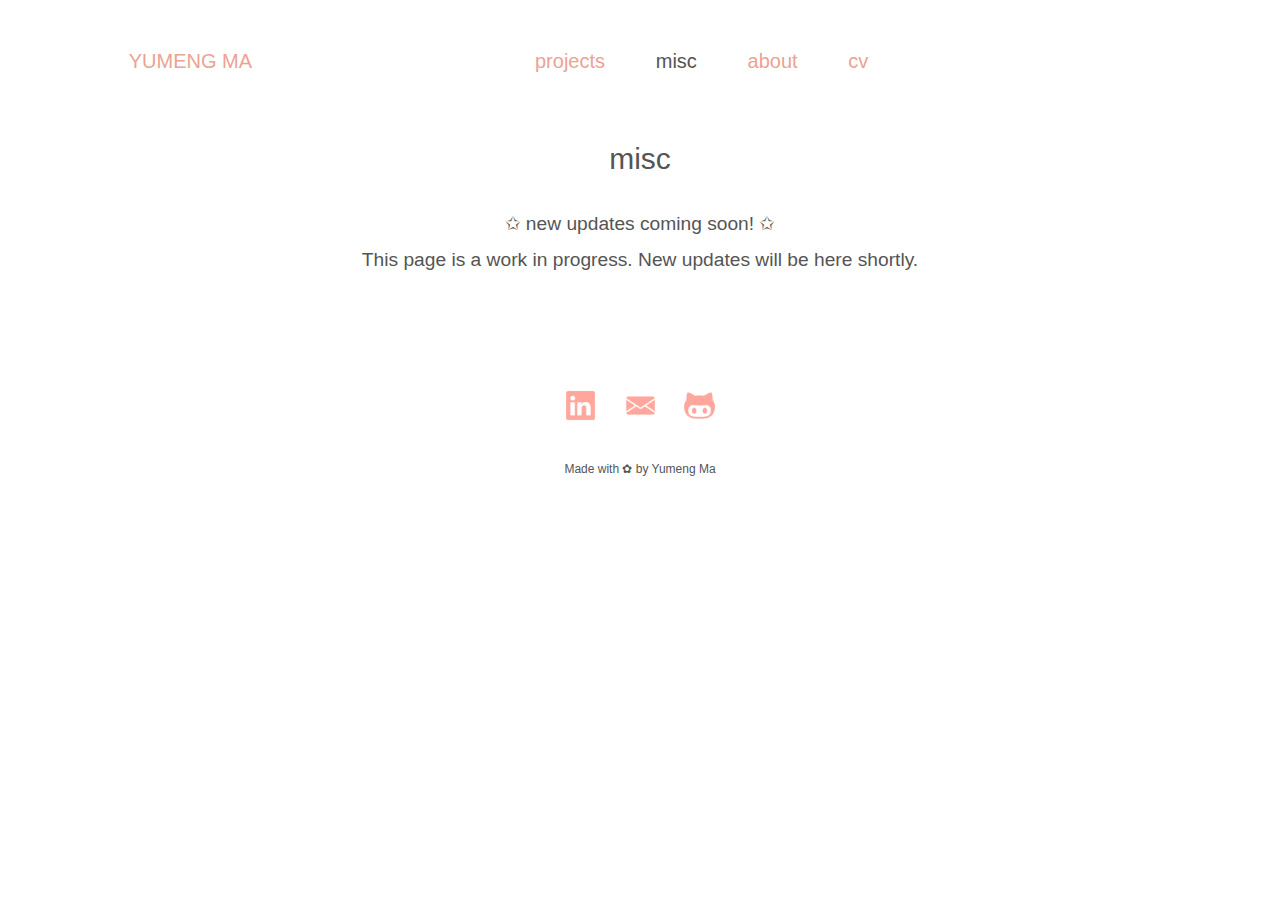
<file: misc.html>
<!DOCTYPE html>
<html lang="en">
  <head>
    <link rel="shortcut icon" href="images/logo.png" />
    <link rel="stylesheet" href="styles.css" />
    <meta charset="UTF-8" />
    <meta name="viewport" content="width=device-width, initial-scale=1.0" />
    <meta http-equiv="X-UA-Compatible" content="ie=edge" />
    <title>Misc</title>
  </head>
  <body>
    <nav>
    
      <div class="logo">
        <a href="index.html">yumeng ma</a>
      </div>

      <ul class="nav-links white">
        <li>
          <a href="index.html">projects</a>
        </li>
        <li>
          <a class="current-page" href="misc.html" style="color: #555"
            >misc</a
          >
        </li>
        <li>
          <a href="about.html">about</a>
        </li>
        <li>
          <a href="cv.pdf" target="blank">cv</a>
        </li>
      </ul>

      <div class="burger">
          <div class="line1"></div>
          <div class="line2"></div>
          <div class="line3"></div>
        </div>
    </nav>

    <div class="outer-container">
      <div class="title">
        misc
      </div>

      <div class="container">

        <div class="description">
          ✩ new updates coming soon! ✩
          <br>
          This page is a work in progress. New updates will be here shortly. 
         </div>

        </div>

        <div class="icons">
          <a href="https://www.linkedin.com/in/yumengm/" target="_blank">
            <img class="icon" src="images/linkedin.png" />
          </a>
          <a href="mailto:yumeng_ma@brown.edu" target="_blank">
            <img class="icon" src="images/email.png" />
          </a>
          <a href="https://github.com/momentine" target="_blank">
            <img class="icon" src="images/github.png" />
          </a>
        </div>
        <footer class="footer">Made with ✿ by Yumeng Ma</footer>
        <br />
        <script src="app.js"></script>
      </body>
      </html>
</file>
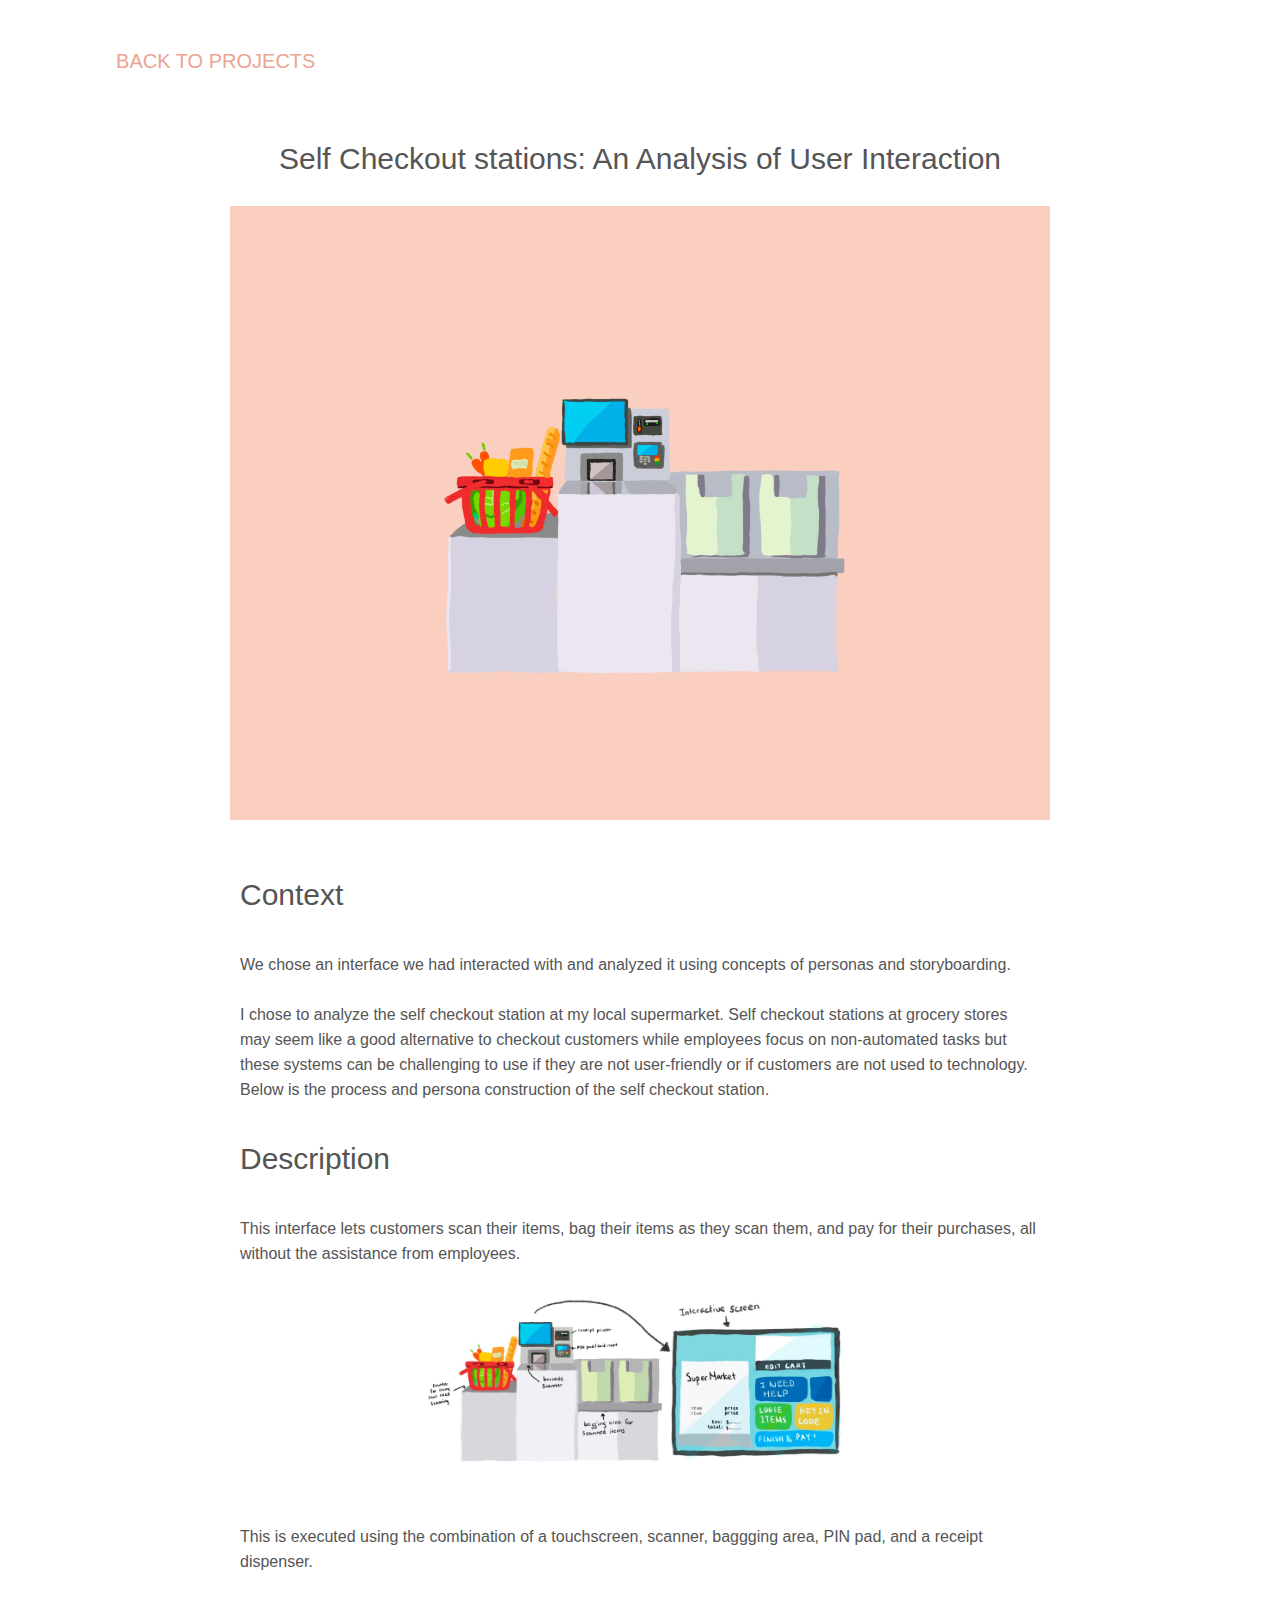
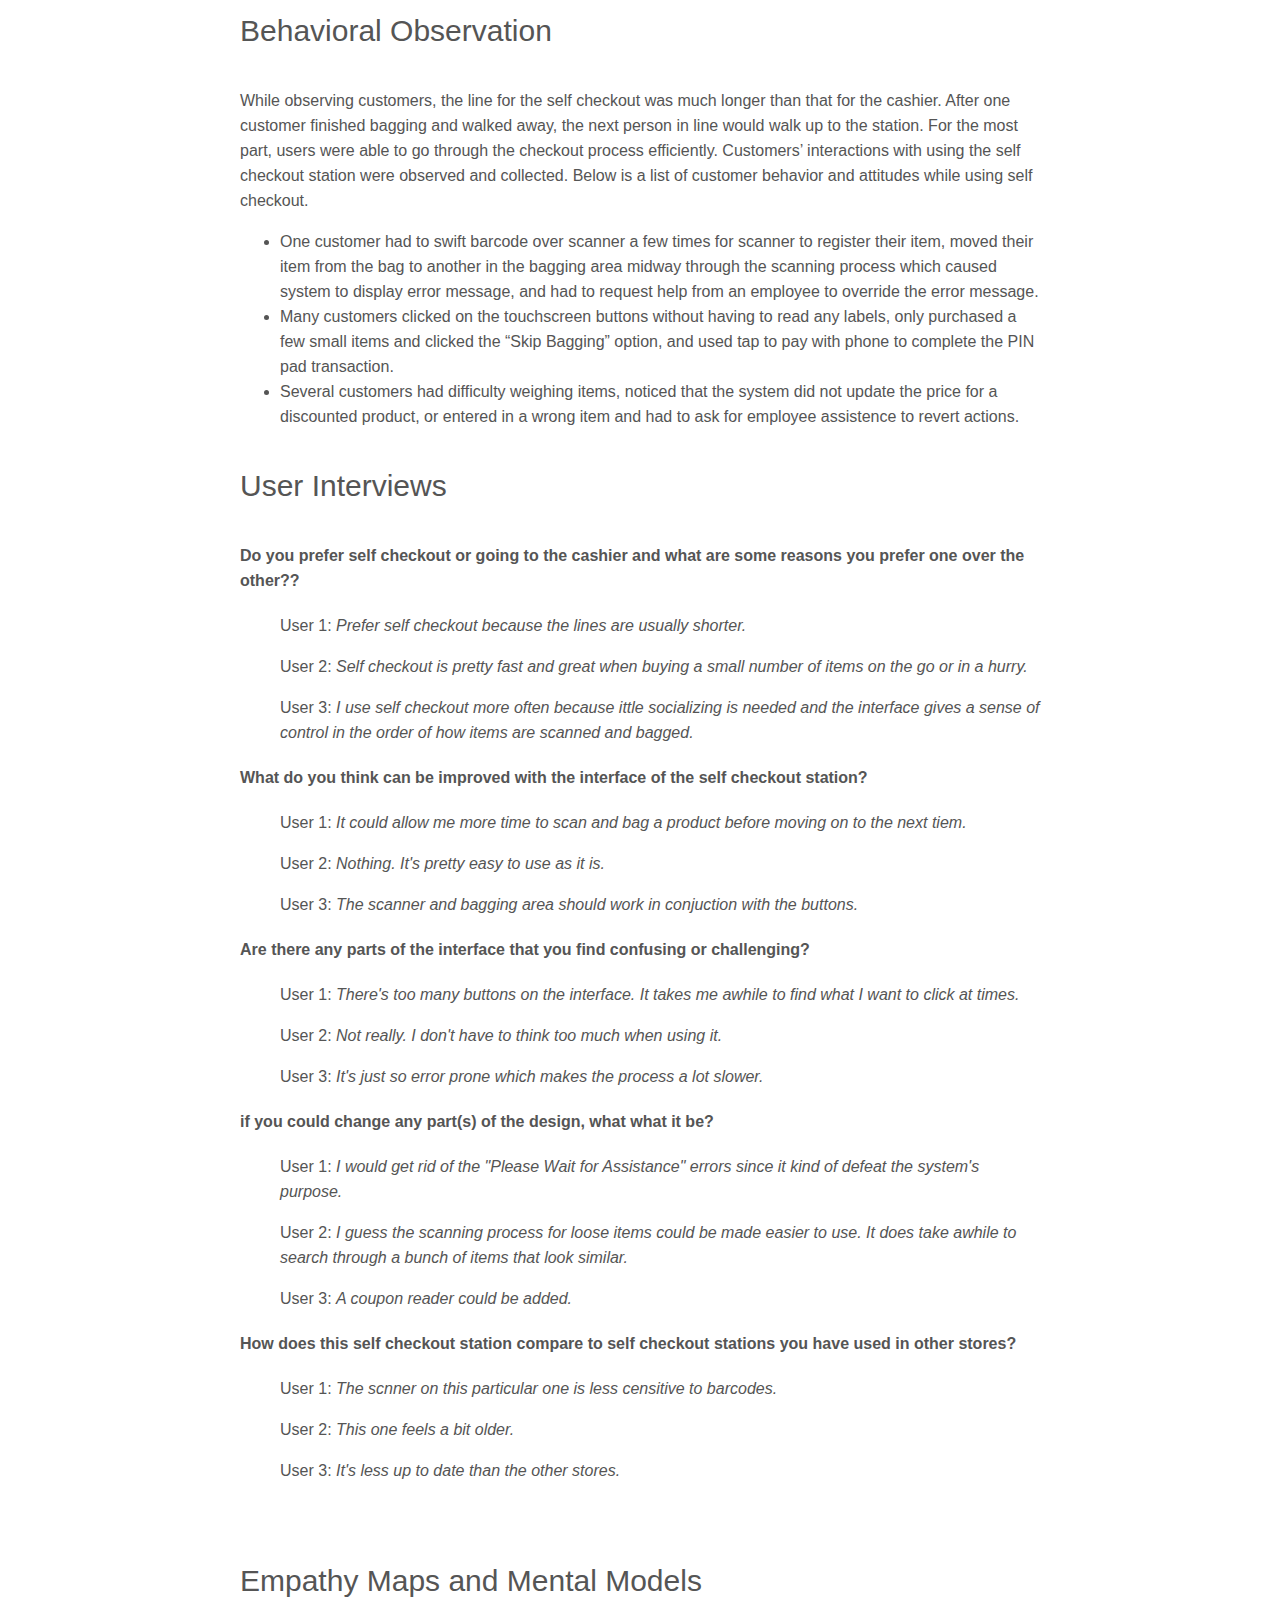
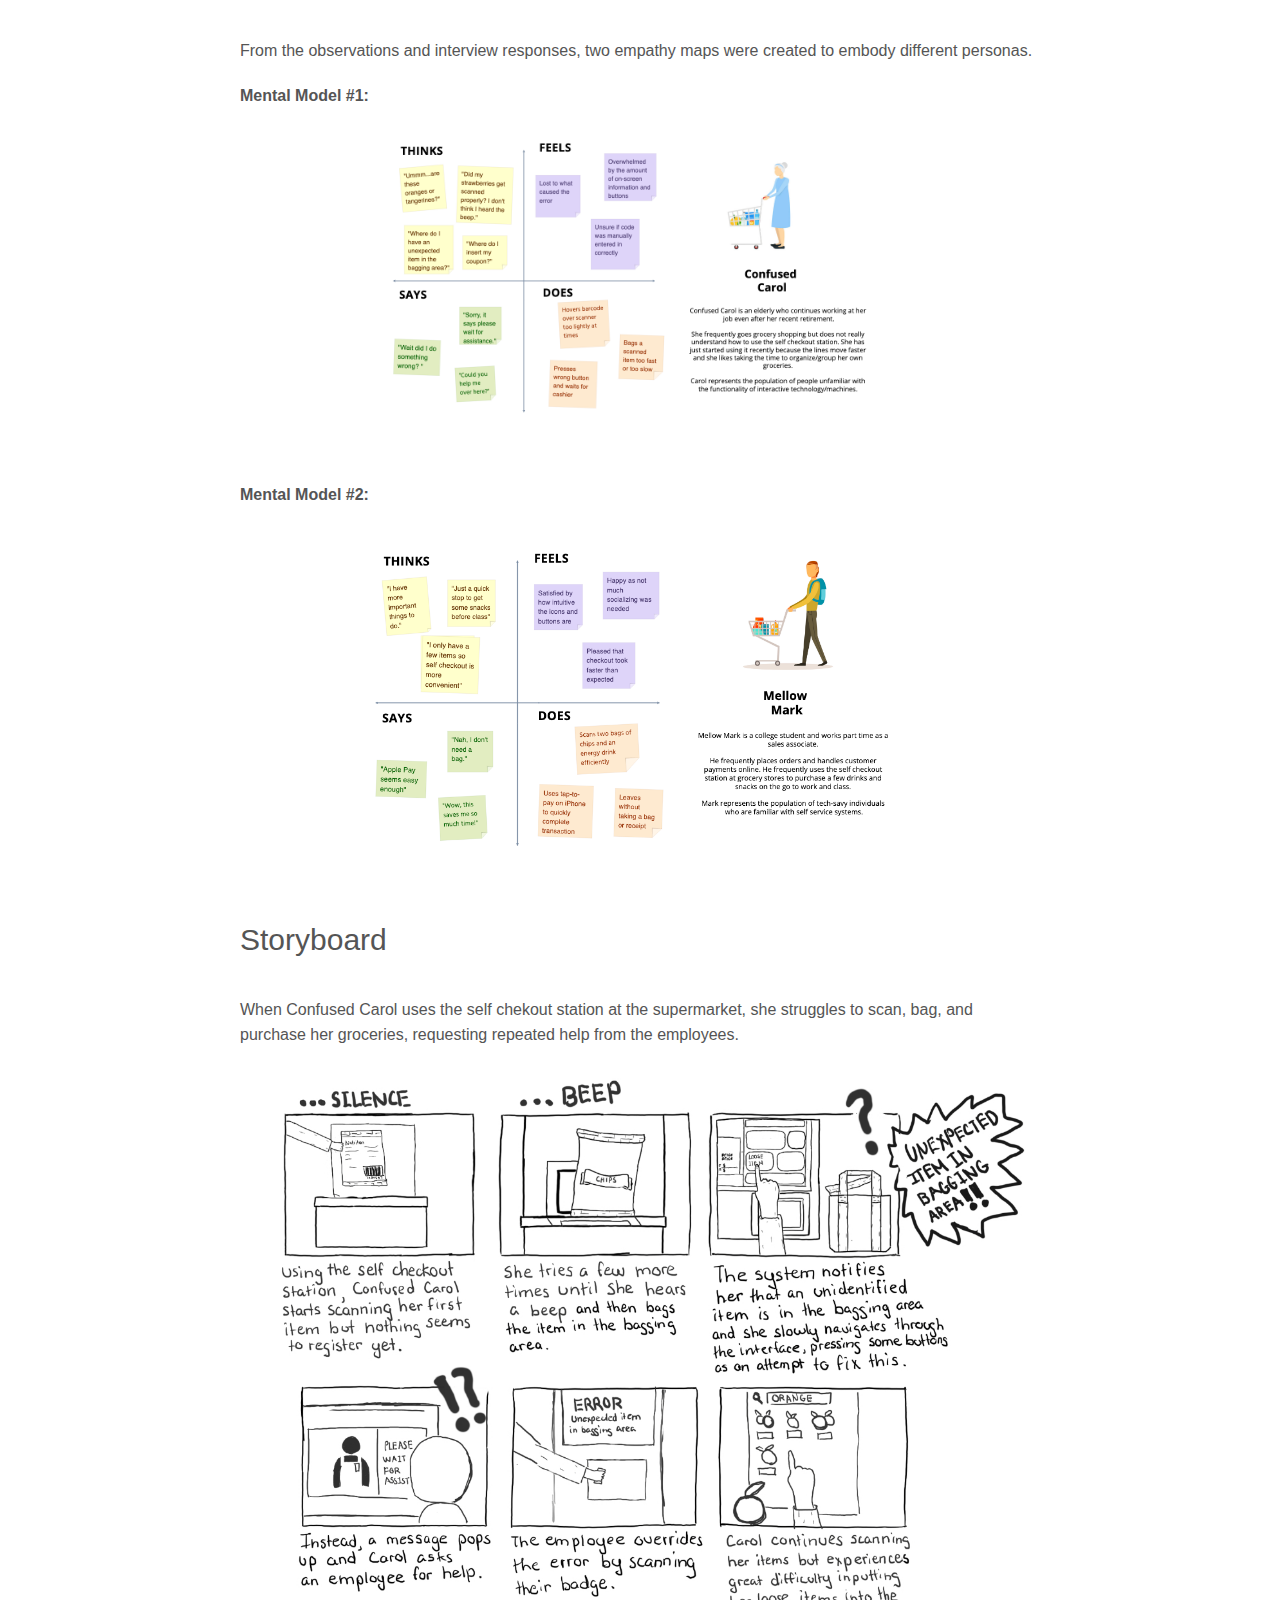
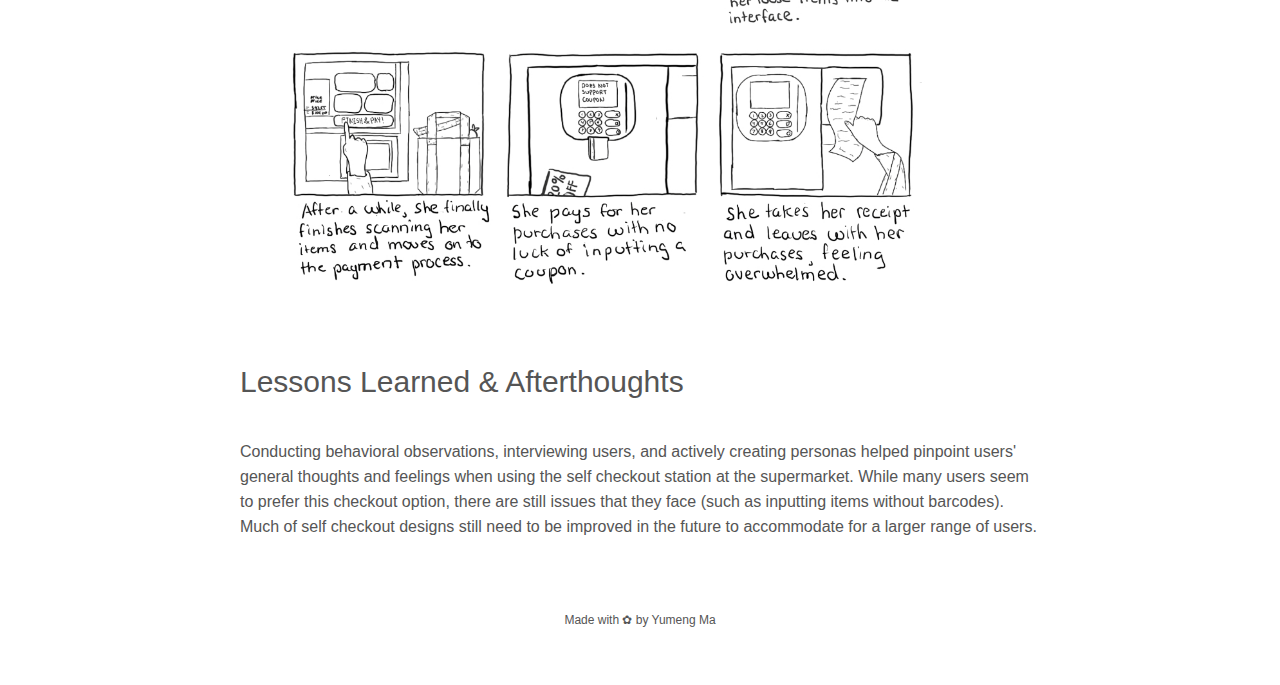
<file: personas.html>
<!DOCTYPE html>
<html lang="en">
  <head>
    <link rel="shortcut icon" href="images/logo.png" />
    <link rel="stylesheet" href="styles.css" />
    <meta charset="UTF-8" />
    <meta name="viewport" content="width=device-width, initial-scale=1.0" />
    <meta http-equiv="X-UA-Compatible" content="ie=edge" />
    <title>Personas and Storyboarding</title>
  </head>
  <body>
    <nav>
  
      <div class="logo">
        <a href="index.html">back to projects</a>
      </div>
     
     <ul class="nav-links">
    </ul>
      <div class="burger">
        <div class="line1"></div>
        <div class="line2"></div>
        <div class="line3"></div>
      </div>
    </nav>

    <div class="outer-container">
      <div class="title">
        Self Checkout stations: An Analysis of User Interaction
      </div>
      <img
        class="large-image"
        src="images/storyboarding cover.png"
        alt="storyboarding cover"
      />

      <div class="container">
        <br />
        <div class="subtitle">
          Context
        </div>
        <div class="body-text">
          We chose an interface we had interacted with and analyzed it using concepts of personas and storyboarding. 
          <br /><br />
          I chose to analyze the self checkout station at my local supermarket. 
          Self checkout stations at grocery stores may seem like a good alternative to checkout customers while employees focus on non-automated tasks but these systems can be challenging to use if they are not user-friendly or if customers are not used to technology. Below is the process and persona construction of the self checkout station. 
        </div>
        <div class="subtitle">
          Description
        </div>
        <div class="body-text">
          This interface lets customers scan their items, bag their items as they scan them, and pay for their purchases, all without the assistance from employees. 
        </div>
        <img
          class="body-image persona"
          src="images/personas design/sketch.jpg"
          alt="sketch"
        />
        <div class="body-text">
          This is executed using the combination of a touchscreen, scanner, baggging area, PIN pad, and a receipt dispenser. 
        </div>
      <div class="container">
        <div class="subtitle">
          Behavioral Observation
        </div>
        <div class="body-text">
          While observing customers, the line for the self
          checkout was much longer than that for the cashier. After one customer
          finished bagging and walked away, the next person in line would walk
          up to the station. For the most part, users were able to go through
          the checkout process efficiently. Customers’ interactions
          with using the self checkout station were observed and collected. Below is a list of customer behavior and attitudes while using self
          checkout.
          <ul>
            <li>
              One customer had to swift barcode over scanner a few times for scanner to register their item, moved their item from the bag to another in the bagging area midway through the scanning process which caused system to display error message, and had to request help from an employee to override the error message.
            </li>
            <li>
              Many customers clicked on the touchscreen buttons without having to read any labels, only purchased a few small items and clicked the “Skip Bagging” option, and used tap to pay with phone to complete the PIN pad transaction.
            </li>
            <li>
              Several customers had difficulty weighing items, noticed that the system did not update the price for a discounted product, or entered in a wrong item and had to ask for employee assistence to revert actions.
            </li>
          </ul>
        </div>
        <div class="subtitle">User Interviews</div>
        <div class="body-text bold">
          Do you prefer self checkout or going to the cashier and what are some reasons you prefer one over the other??
        </div>
        <div class="body-text">
          <ul>
            User 1: <i>Prefer self checkout because the lines are usually shorter.</i>
          </ul>
          <ul>
            User 2: <i>Self checkout is pretty fast and great when buying a small number of items on the go or in a hurry.</i>
          </ul>
          <ul>
            User 3: <i>I use self checkout more often because ittle socializing is needed and the interface gives a sense of control in the order of how items are scanned and bagged.</i>
          </ul>
        </div>

        <div class="body-text bold">
          What do you think can be improved with the interface of the self
          checkout station?
        </div>
        <div class="body-text">
          <ul>
            User 1: <i>
              It could allow me more time to scan and bag a product before moving on to the next tiem. 
            </i>
          </ul>
          <ul>
            User 2: <i>Nothing. It's pretty easy to use as it is.</i>
          </ul>
          <ul>
            User 3: <i>The scanner and bagging area should work in conjuction with the buttons.</i>
          </ul>
        </div>

        <div class="body-text bold">
          Are there any parts of the interface that you find confusing or challenging?
        </div>
        <div class="body-text">
          <ul>
            User 1: <i>There's too many buttons on the interface. It takes me awhile to find what I want to click at times.</i>
          </ul>
          <ul>
            User 2: <i>Not really. I don't have to think too much when using it.</i>
          </ul>
          <ul>
            User 3: <i>It's just so error prone which makes the process a lot slower.</i>
          </ul>
        </div>

        <div class="body-text bold">
          if you could change any part(s) of the design, what what it be?
        </div>
        <div class="body-text">
          <ul>
            User 1: <i>I would get rid of the "Please Wait for Assistance" errors since it kind of defeat the system's purpose.</i>
          </ul>
          <ul>
            User 2: <i>I guess the scanning process for loose items could be made easier to use. It does take awhile to search through a bunch of items that look similar.</i>
          </ul>
          <ul>
            User 3: <i>A coupon reader could be added.</i>
          </ul>
        </div>

        <div class="body-text bold">
          How does this self checkout station compare to self checkout stations
          you have used in other stores?
        </div>
        <div class="body-text">
          <ul>
            User 1: <i> The scnner on this particular one is less censitive to barcodes. 
            </i>
          </ul>
          <ul>
            User 2: <i>This one feels a bit older.</i>
          </ul>
          <ul>
            User 3: <i>It's less up to date than the other stores.</i>
          </ul>
          <br />
        </div>

        <div class="subtitle">
          Empathy Maps and Mental Models
        </div>
        <div class="body-text">
          From the observations and interview responses, two empathy maps were created to embody different personas.
        </div>
        <div class="body-text bold">Mental Model #1:</div>
        <img
          class="body-image persona"
          src="images/personas design/carol.png"
          alt="first mental model persona"
        />

        <div class="body-text bold">Mental Model #2:</div>
        <img
          class="body-image persona2"
          src="images/personas design/mark.png"
          alt="second mental model persona"
        />

        <div class="subtitle">
          Storyboard
        </div>
        <div class="body-text">
          When Confused Carol uses the self chekout station at the supermarket, she struggles to scan, bag, and purchase her groceries, requesting repeated help from the employees. 
        </div>
      </div>
      <img
        class="body-image"
        src="images/personas design/story.jpg"
        alt="storyboard"
      />
      <div class="subtitle">
        Lessons Learned & Afterthoughts
      </div>
      <div class="body-text">
        Conducting behavioral observations, interviewing users, and actively creating personas helped pinpoint users' general thoughts and feelings when using the self checkout station at the supermarket. While many users seem to prefer this checkout option, there are still issues that they face (such as inputting items without barcodes). Much of self checkout designs still need to be improved in the future to accommodate for a larger range of users. 
      </div>
  </a>
</div>
</div>
    <br />
    <br />
    <br />
    <footer class="footer">Made with ✿ by Yumeng Ma</footer>
    <br />
    <script src="app.js"></script>
  </body>
</html>
</file>
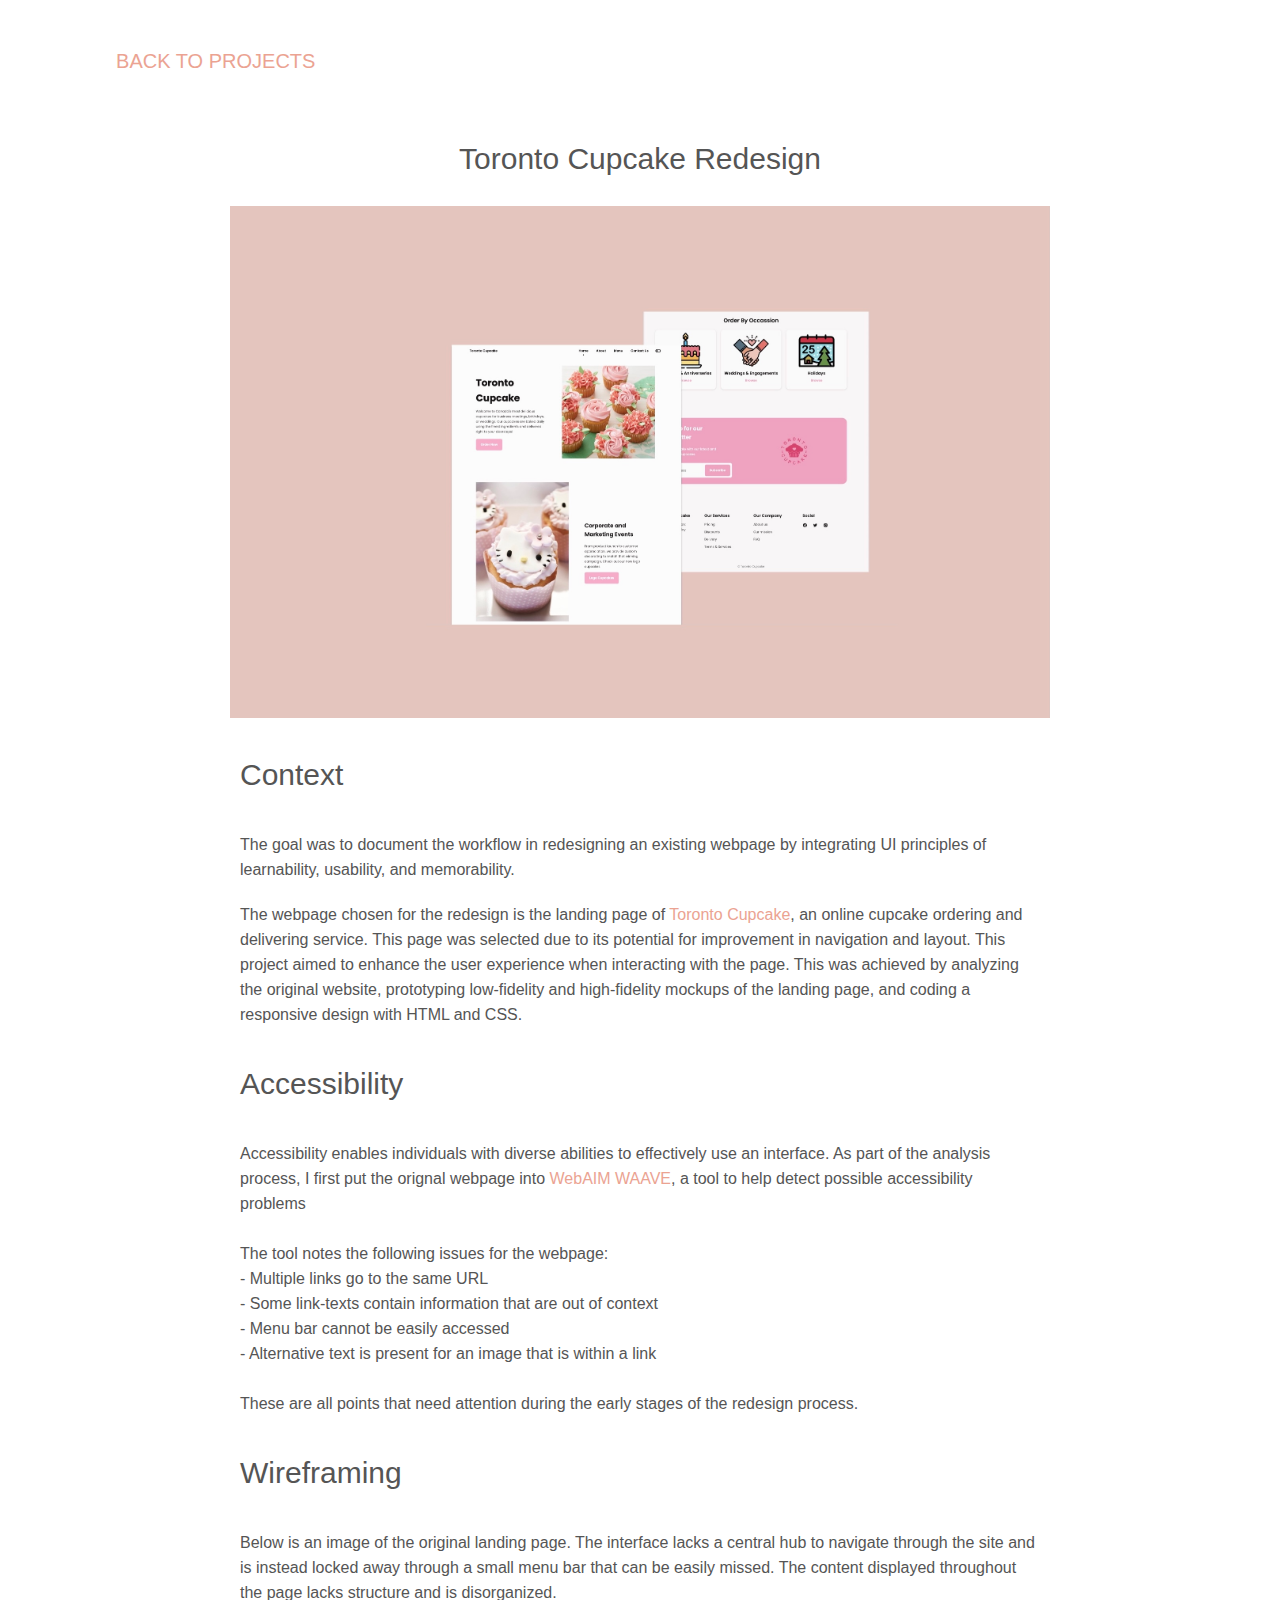
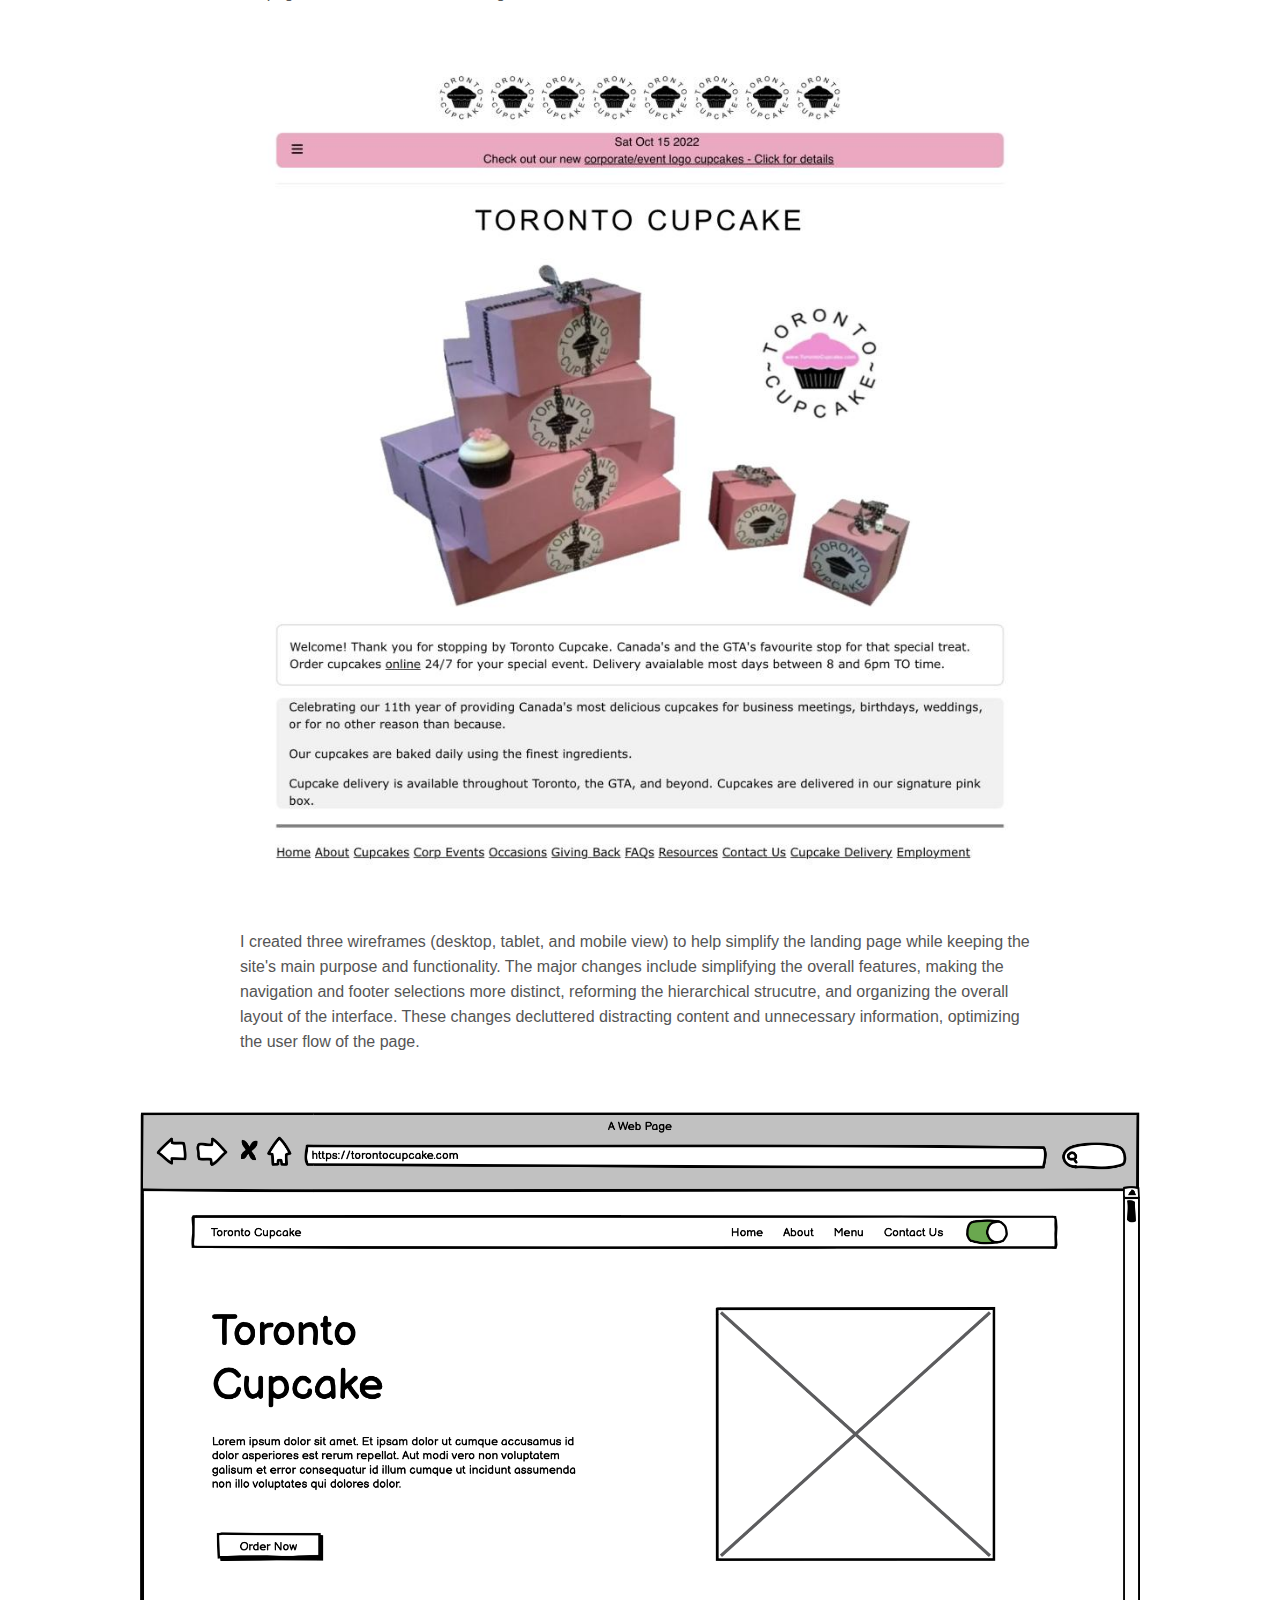
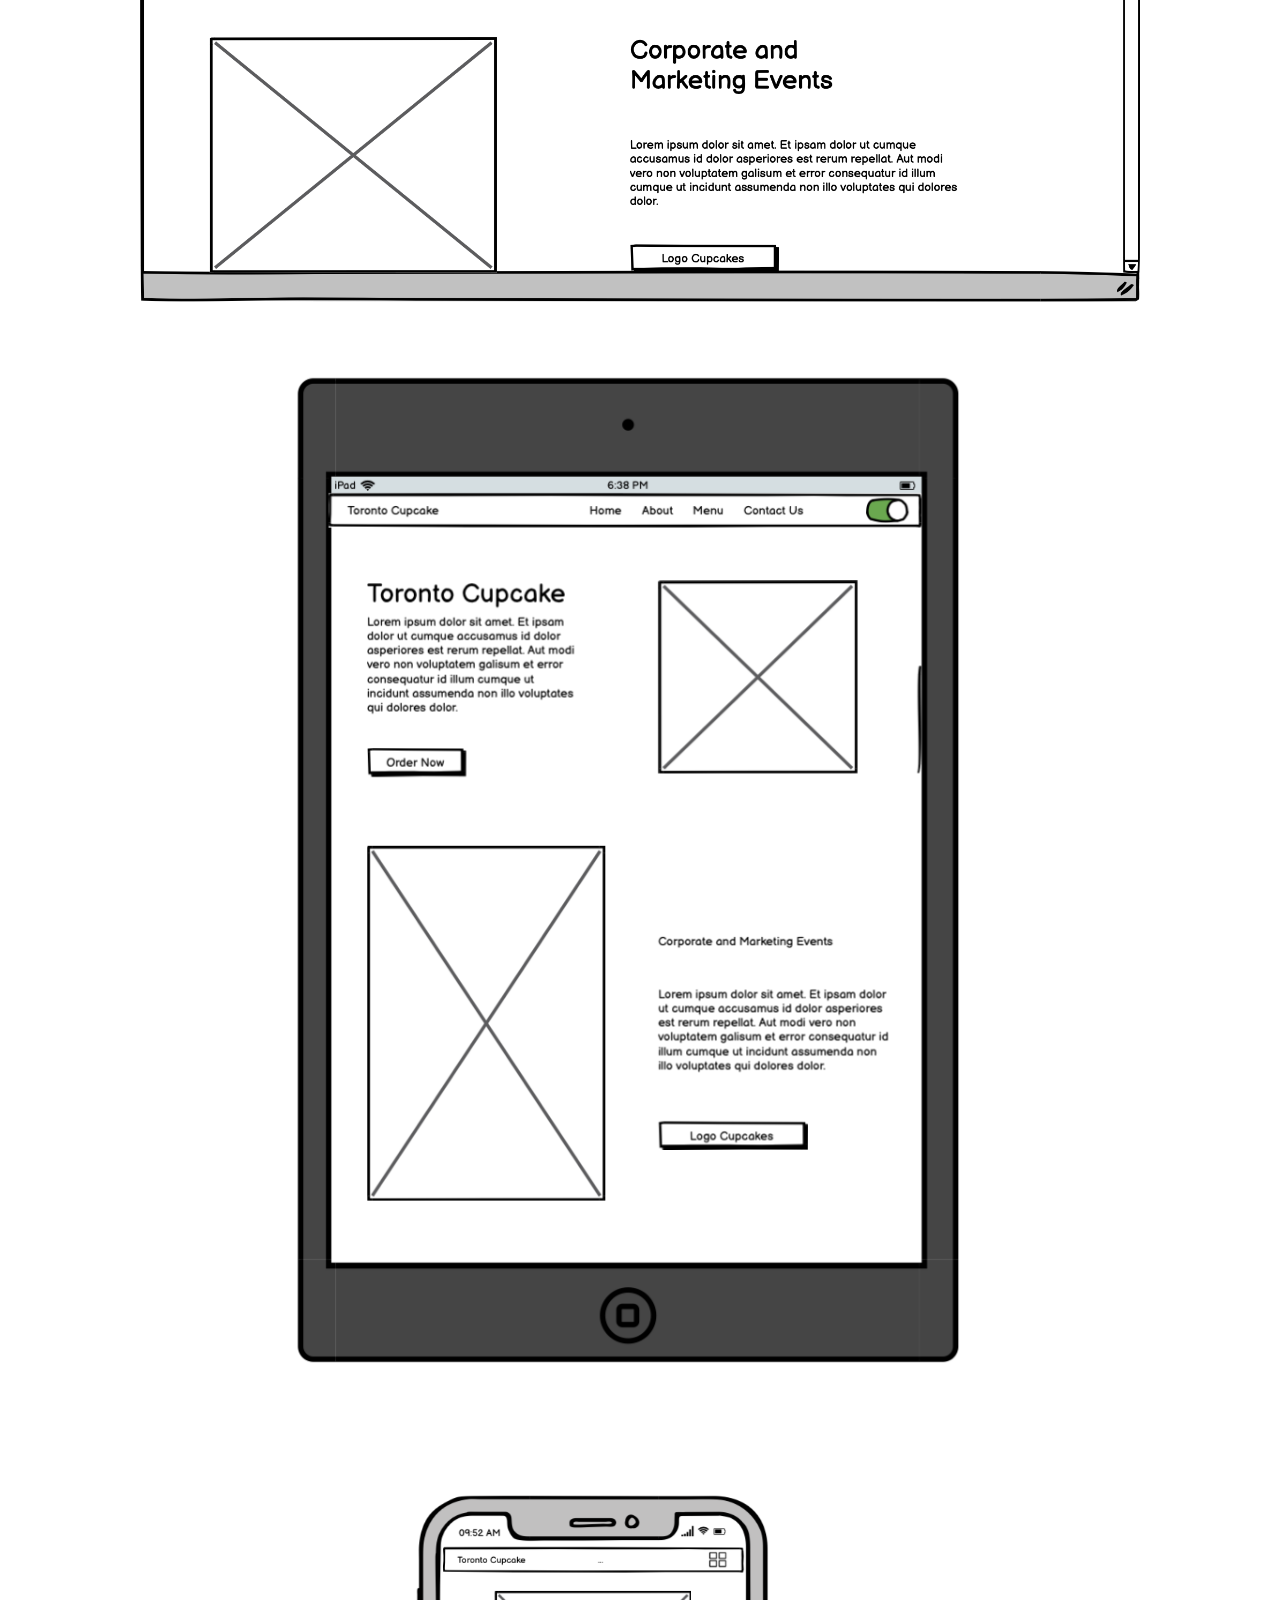
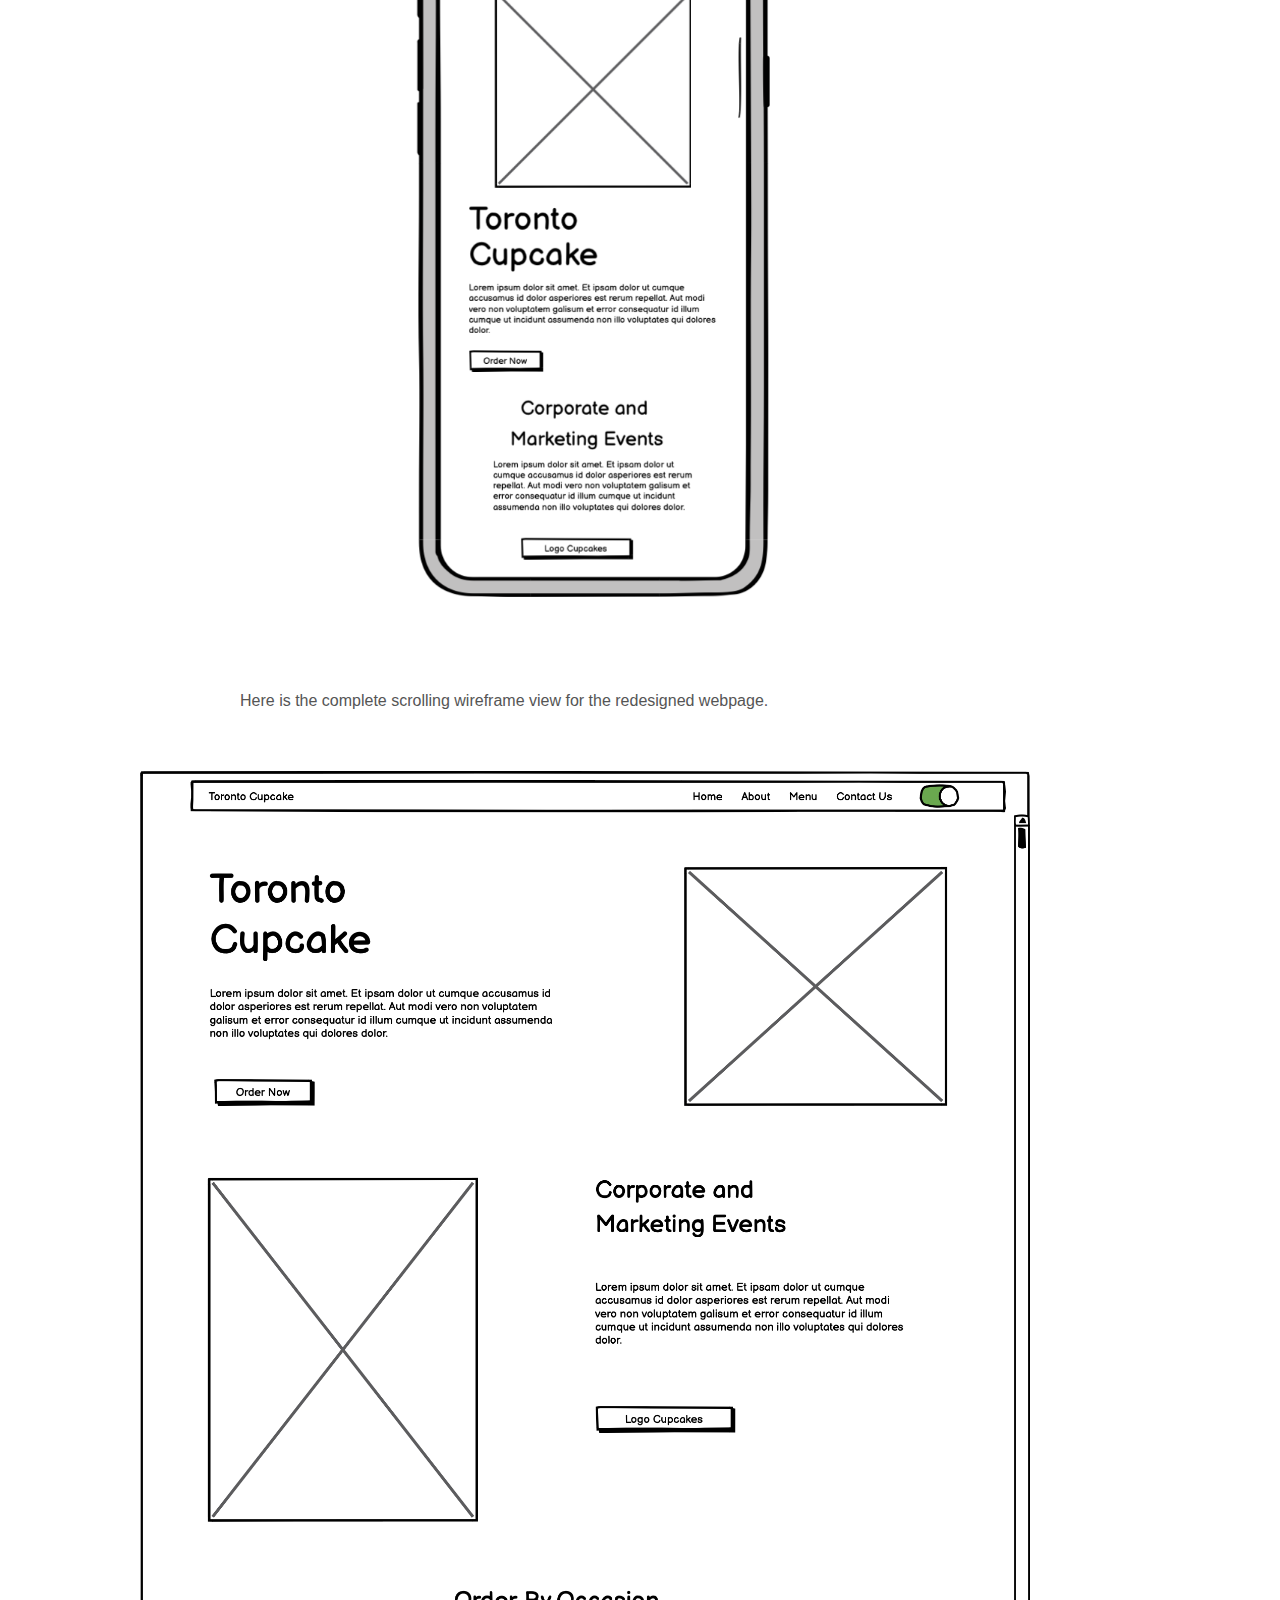
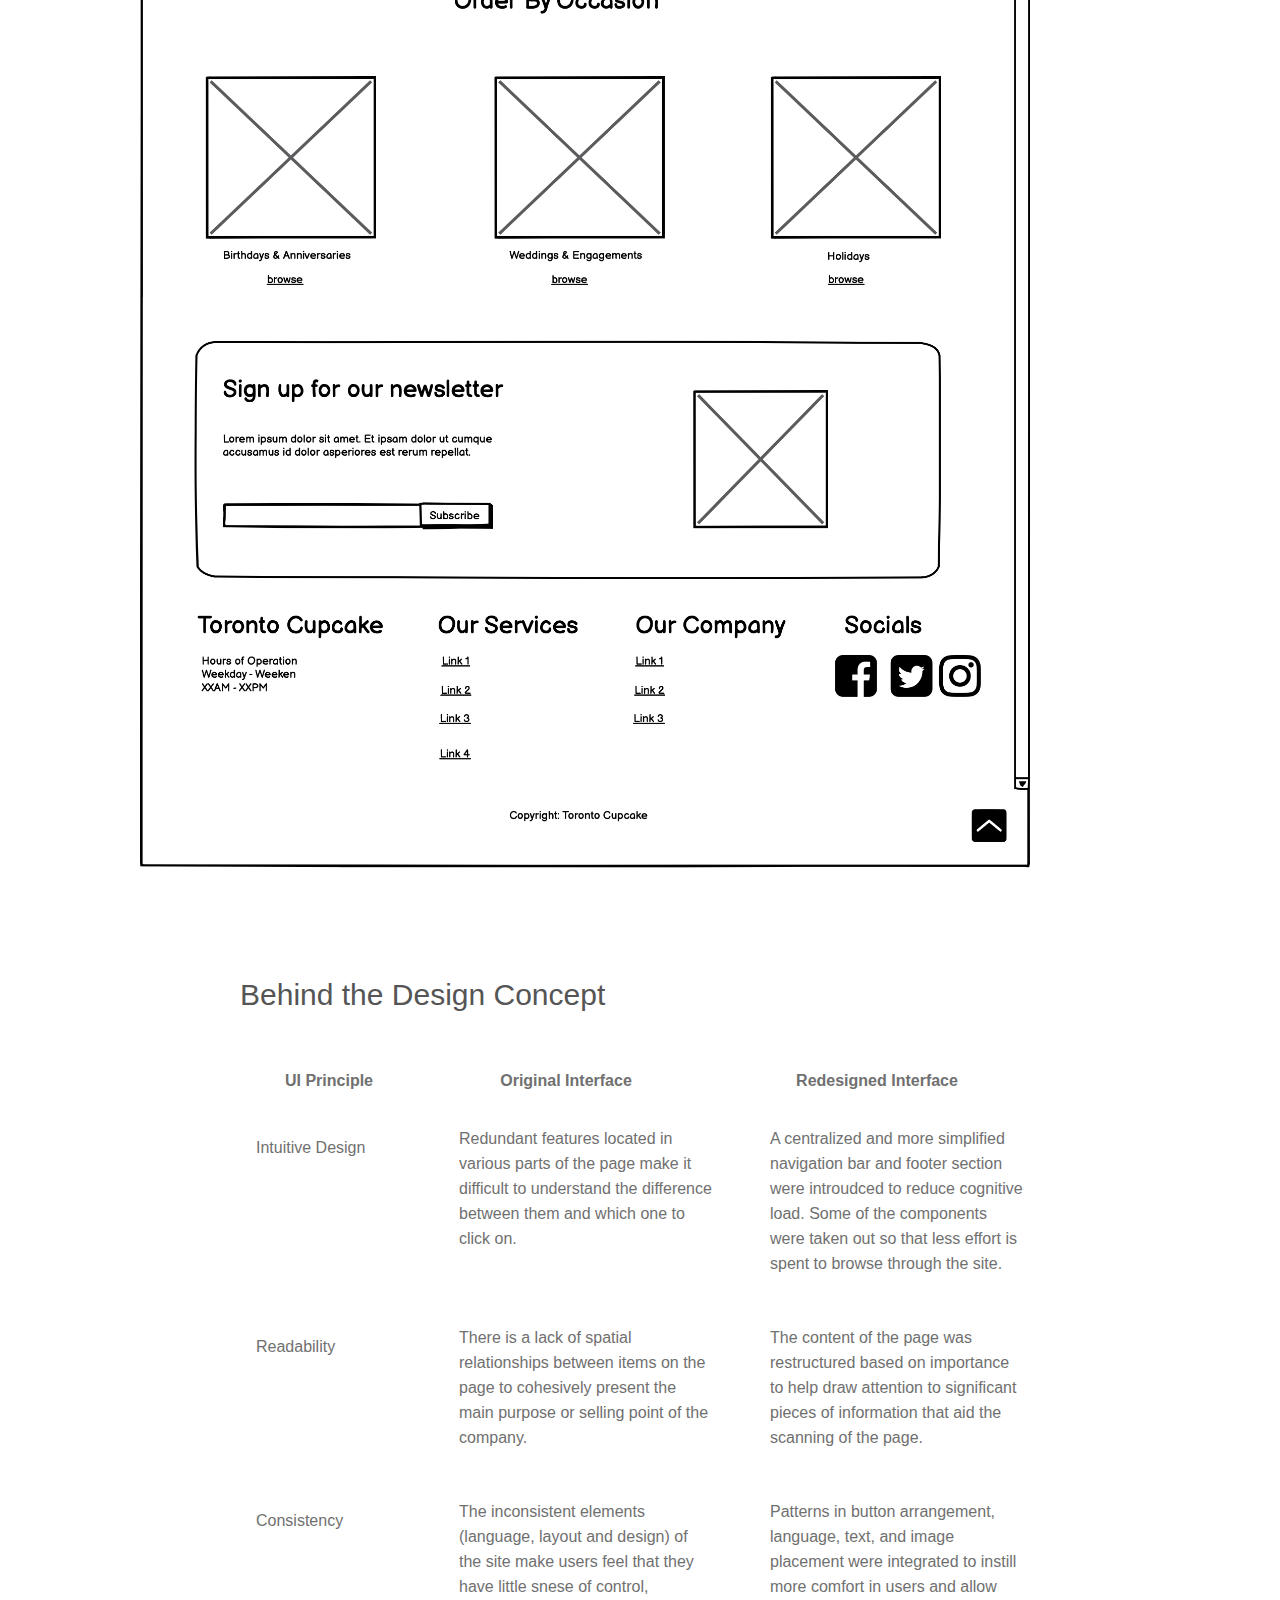
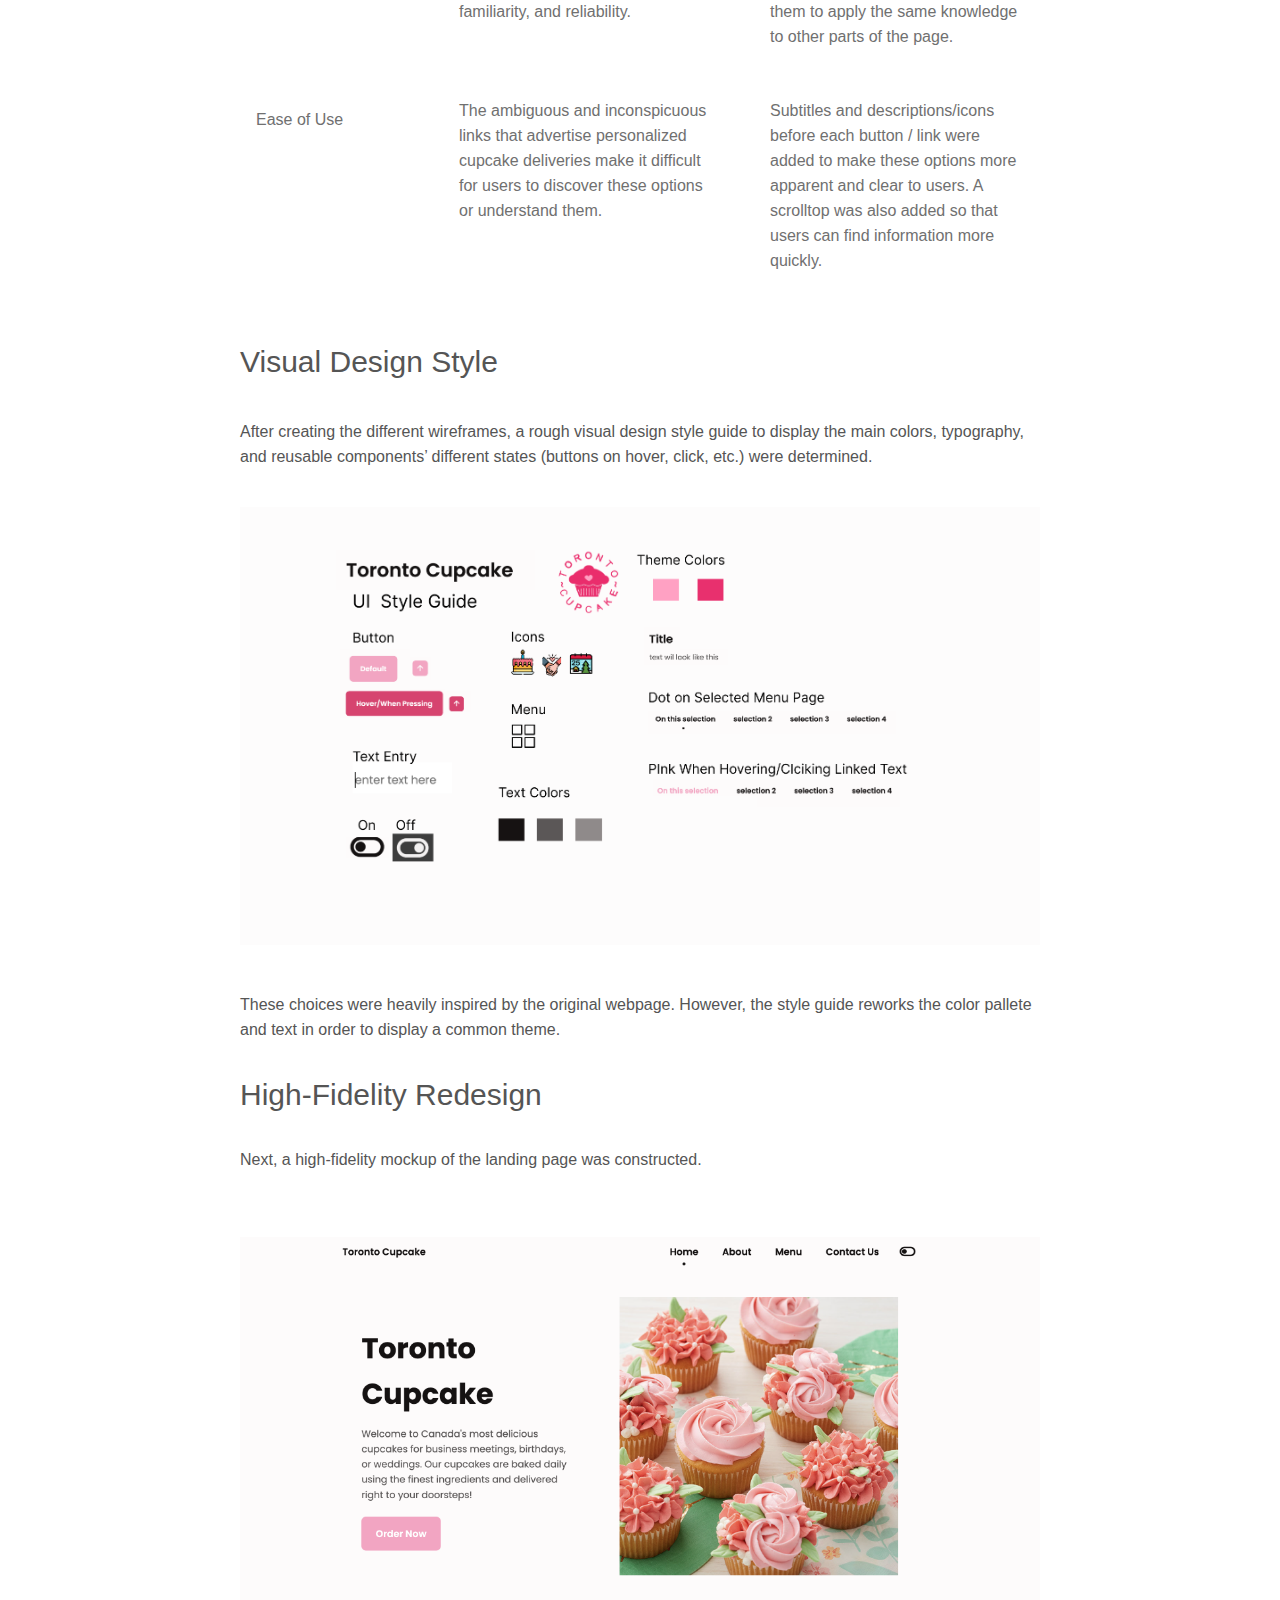
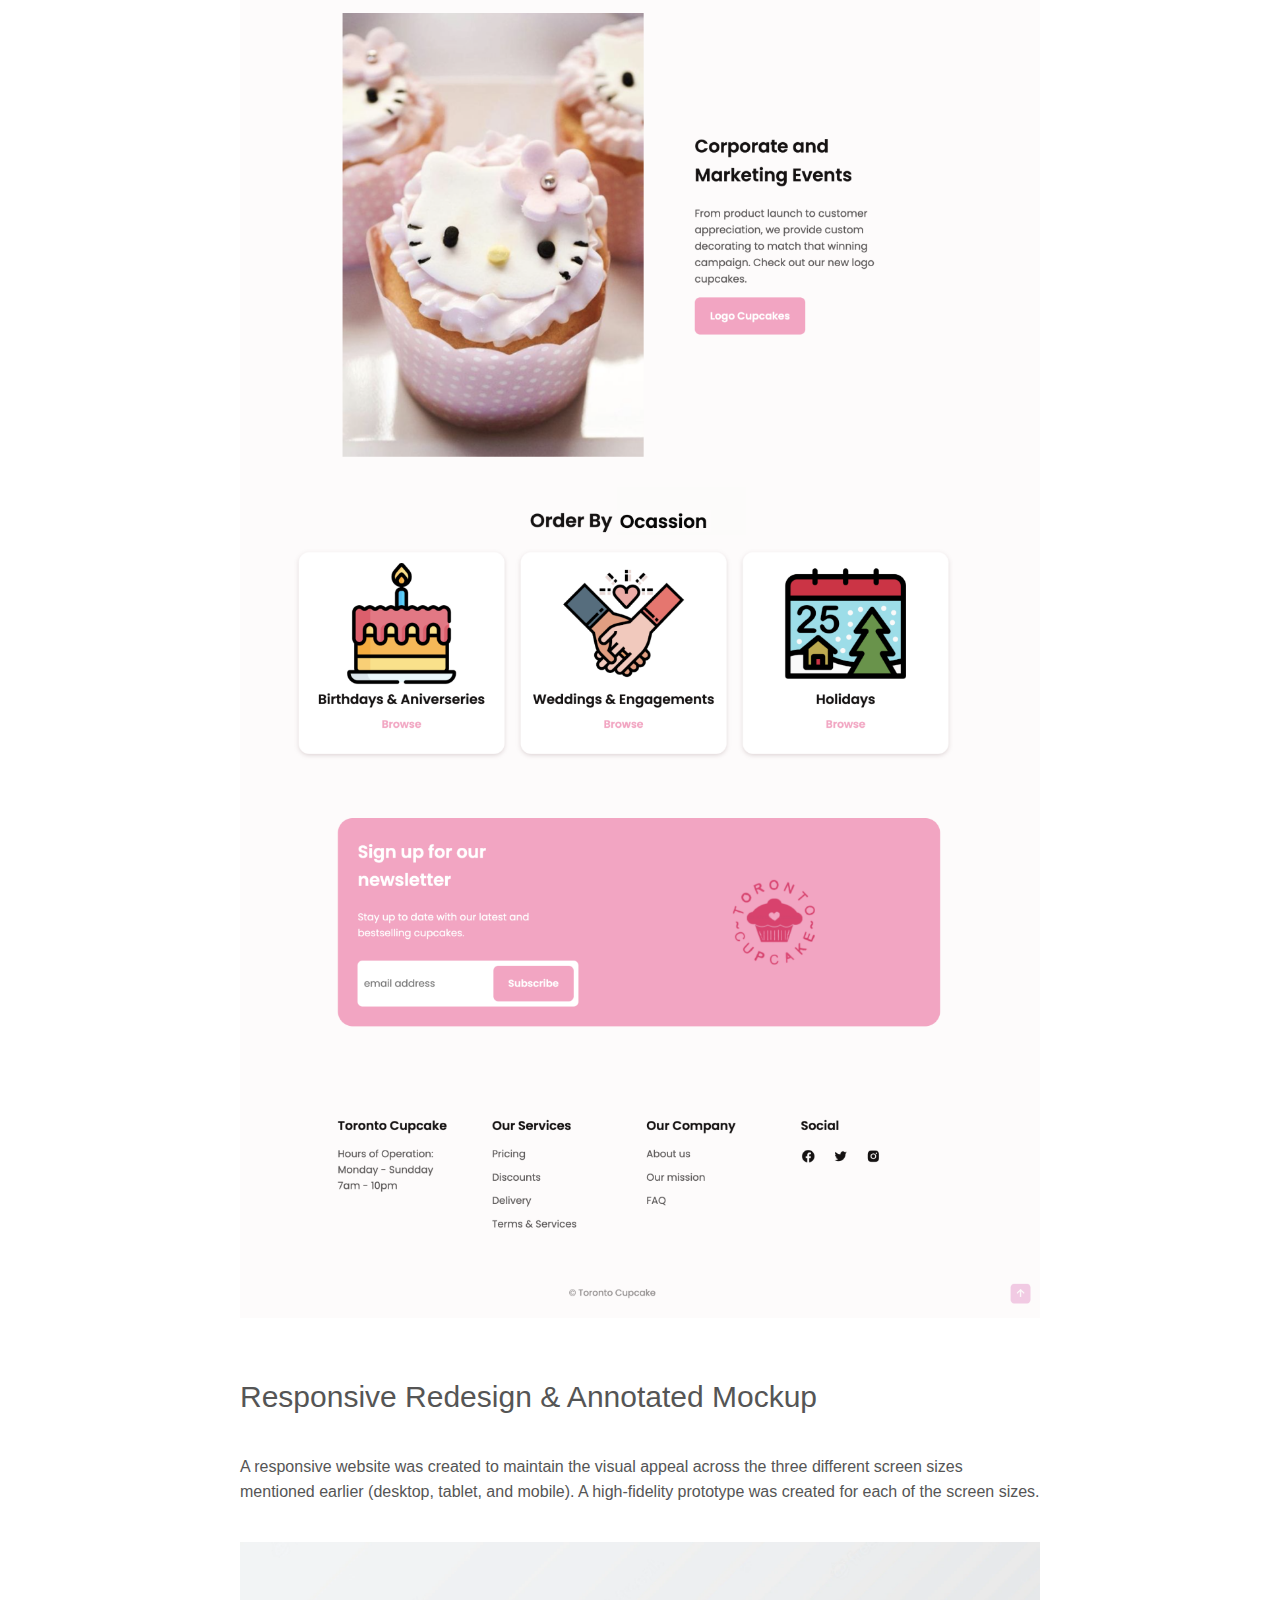
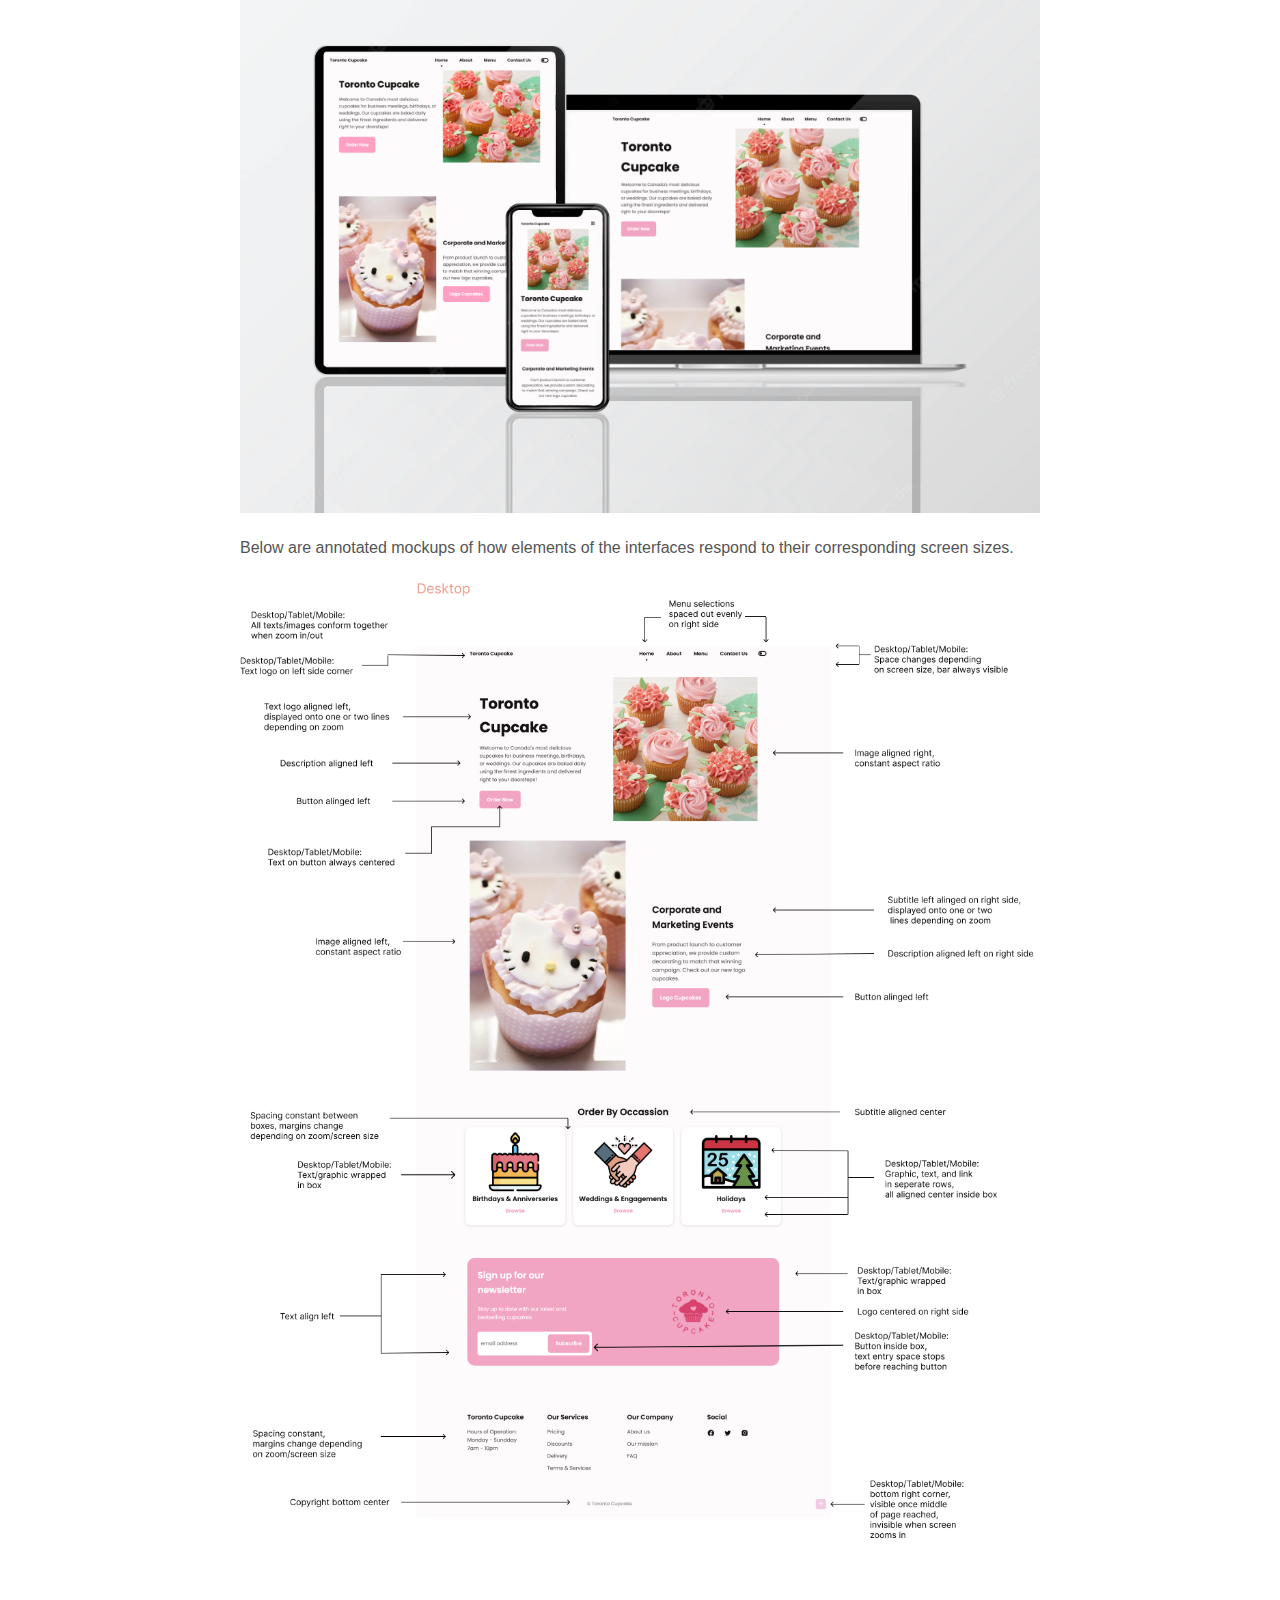
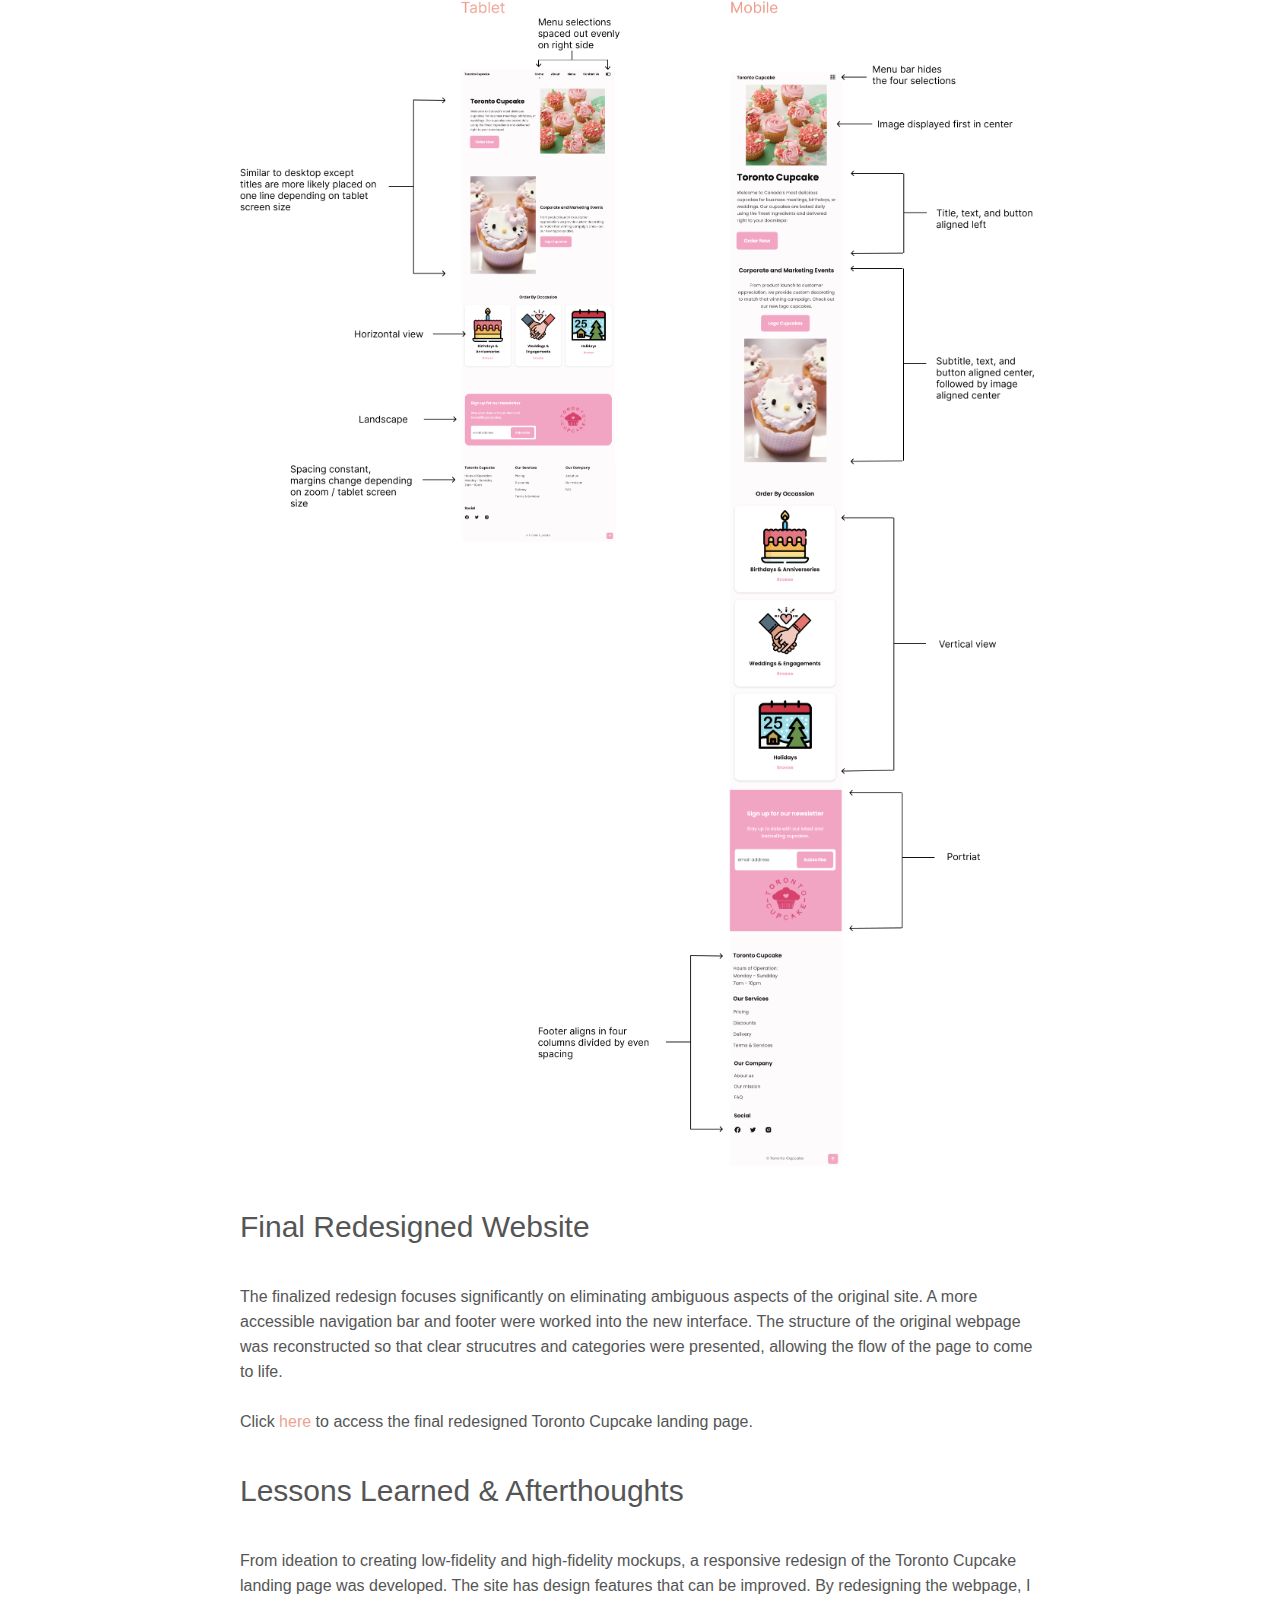
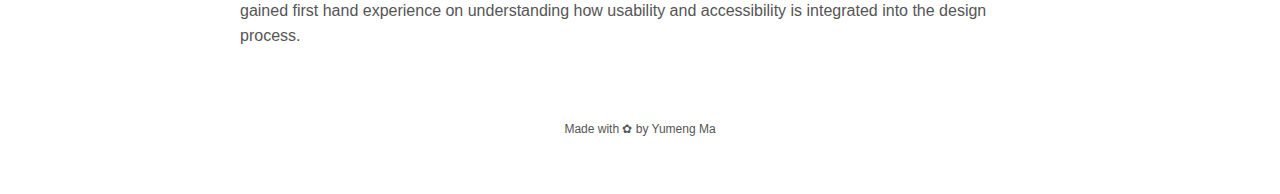
<file: redesign.html>
<!DOCTYPE html>
<html lang="en">
  <head>
    <link rel="shortcut icon" href="images/logo.png" />
    <link rel="stylesheet" href="styles.css" />
    <meta charset="UTF-8" />
    <meta name="viewport" content="width=device-width, initial-scale=1.0" />
    <meta http-equiv="X-UA-Compatible" content="ie=edge" />
    <title>Toronto Cupcake Redesign</title>
  </head>
  <body>
    <nav>
  
      <div class="logo">
        <a href="index.html">back to projects</a>
      </div>
     
     <ul class="nav-links">
    </ul>
      <div class="burger">
        <div class="line1"></div>
        <div class="line2"></div>
        <div class="line3"></div>
      </div>
    </nav>

    <div class="outer-container">
      <div class="title">
        Toronto Cupcake Redesign
      </div>
      <img
        class="large-image"
        src="images/redesign cover.png"
        alt="redesign cover image"
      />

      <div class="container">
        <div class="subtitle">
          Context
        </div>
        <div class="body-text">
            The goal was to document the workflow in redesigning an existing webpage by integrating UI principles of learnability, usability, and memorability. 
        </div>
        <div class="body-text">
            The webpage chosen for the redesign is the landing page of <a href="https://www.torontocupcake.com/index.html" target="_blank">Toronto Cupcake</a>, an online cupcake ordering and delivering service. This page was selected due to its potential for improvement in navigation and layout. 
            This project aimed to enhance the user experience when interacting with the page. This was achieved by analyzing the original website, prototyping low-fidelity and high-fidelity mockups of the landing page, and coding a responsive design with HTML and CSS. 
          </div>

        <div class="subtitle">
          Accessibility
        </div>
        <div class="body-text">
            Accessibility enables individuals with diverse abilities to effectively use an interface. As part of the analysis process, I first put the orignal webpage into <a href="https://wave.webaim.org/report#/https://www.torontocupcake.com/index.html" target="_blank">WebAIM WAAVE</a>, a tool to help detect possible accessibility problems <br><br>
            The tool notes the following issues for the webpage: <br>
               - Multiple links go to the same URL <br>
               - Some link-texts contain information that are out of context <br>
               - Menu bar cannot be easily accessed <br>
               - Alternative text is present for an image that is within a link <br><br>
            These are all points that need attention during the early stages of the redesign process. 
        </div>
        <div class="subtitle">
            Wireframing
          </div>
          <div class="body-text">
            Below is an image of the original landing page. The interface lacks a central hub to navigate through the site and is instead locked away through a small menu bar that can be easily missed. The content displayed throughout the page lacks structure and is disorganized. 
          </div>
          <br>
          <img class="body-image" src="images/responsive redesign/ipad.jpg" alt="lowfi">
          <div class="body-text">
            I created three wireframes (desktop, tablet, and mobile view) to help simplify the landing page while keeping the site's main purpose and functionality. 
  
            The major changes include simplifying the overall features, making the navigation and footer selections more distinct, reforming the hierarchical strucutre, and organizing the overall layout of the interface. These changes decluttered distracting
            content and unnecessary information, optimizing the user flow of the page. 
          </div>
        </div>
        <br>
      
          <img class="body-image" src="images/responsive redesign/wireframedesktop.png" alt="desktop view">
          <img class="body-image" src="images/responsive redesign/ipad2.png" alt="ipad view">
          <img class="body-image" src="images/responsive redesign/iphone3.png" alt="iphone view">
        <br>
        <div class="container">
          <div class="body-text">
            Here is the complete scrolling wireframe view for the redesigned webpage.
          </div>
        </div>
        <br>
        <img class="body-image" src="images/responsive redesign/wire.png" alt="lowfi">
        
        <div class="container">
        <div class="subtitle">
          Behind the Design Concept 
        </div>
        <div class="table-container">
          <table>
            <tbody><tr>
              <th width="20%">UI Principle</th>
              <th width="40%">Original Interface</th>
              <th width="40%">Redesigned Interface</th>
            </tr>
            <tr>
              <td valign="top">
                <br>
                Intuitive Design 
              </td>
              <td valign="top">
                <ul>
                  Redundant features located in various parts of the page make it difficult to understand the difference between them and which one to click on. 
                </ul>
              </td>
              <td valign="top">
                <ul>
                  A centralized and more simplified navigation bar and footer section were introudced to reduce cognitive load. Some of the components were taken out so that less effort is spent to browse through the site. 
                </ul>
              </td>
            </tr>
  
            <tr>
              <td valign="top">
                <br>
                Readability
              </td>
              <td valign="top">
                <ul>
                  There is a lack of spatial relationships between items on the page to cohesively present the main purpose or selling point of the company.  
                </ul>
              </td>
              <td valign="top">
                <ul>
                  The content of the page was restructured based on importance to help draw attention to significant pieces of information that aid the scanning of the page. 
                </ul>
              </td>
            </tr>
  
            <tr>
              <td valign="top">
                <br>
                Consistency 
              </td>
              <td valign="top">
                <ul>
                  The inconsistent elements (language, layout and design) of the site make users feel that they have little snese of control, familiarity, and reliability. 
                </ul>
              </td>
              <td valign="top">
                <ul>
                  Patterns in button arrangement, language, text, and image placement were integrated to instill more comfort in users and allow them to apply the same knowledge to other parts of the page. 
                </ul>
              </td>
            </tr>
            <tr>
              <td valign="top">
                <br>
                Ease of Use
              </td>
              <td valign="top">
                <ul>
                  The ambiguous and inconspicuous links that advertise personalized cupcake deliveries make it difficult for users to discover these options or understand them. 
                </ul>
              </td>
              <td valign="top">
                <ul>
                  Subtitles and descriptions/icons before each button / link were added to make these options more apparent and clear to users. A scrolltop was also added so that users can find information more quickly. 
                </ul>
              </td>
            </tr>
          </tbody></table>
  
          <div class="container">
            <div class="subtitle">
              Visual Design Style
            </div>
            <div class="body-text">
              After creating the different wireframes, a rough visual design style guide to display the main colors, typography, and reusable components’ different states (buttons on hover, click, etc.) were determined. 
            </div>
            <br>
          </div>
          <img width="100%" src="images/responsive redesign/visual.png" alt="original home page">
          <br>
          <br>
          <div class="body-text">
            <br>
            These choices were heavily inspired by the original webpage. However, the style guide reworks the color pallete and text in order to display a common theme. 
            <div class="subtitle">
              High-Fidelity Redesign
            </div>
            <div class="body-text">
              Next, a high-fidelity mockup of the landing page was constructed. 
            </div>
            <br>
          </div>
        
          <img width="100%" src="images/responsive redesign/figma.png" alt="figma">
  
          <div class="container">
            <br>
            <div class="subtitle">
              Responsive Redesign & Annotated Mockup
            </div>
            <div class="body-text">
              A responsive website was created to maintain the visual appeal across the three different screen sizes mentioned earlier (desktop, tablet, and mobile). A high-fidelity prototype was created for each of the screen sizes. 
            </div>
          </div>
          <br>
          <img width="100%" src="images/responsive redesign/screen.png" alt="screenr">
          <div class="container">
            <br>
            <div class="body-text">
              Below are annotated mockups of how elements of the interfaces 
              respond to their corresponding screen sizes.
            </div>
          </div>
          <img width="100%" src="images/responsive redesign/deskano.png" alt="desktopano">
          <br>
          <br>
          <br>
          <br>
          <img width="100%" src="images/responsive redesign/tabmob.png" alt="tabmob">
          <div class="container">
            <div class="subtitle">
              Final Redesigned Website
            </div>
            <div class="body-text">
              The finalized redesign focuses significantly on eliminating ambiguous aspects of the original site. A more accessible navigation bar and footer were worked into the new interface. The structure of the original webpage was reconstructed so that clear strucutres and categories were presented, allowing the flow of the page to come to life. 
              <br>
              <br>
              Click <a href="https://torontocupcakeredesign.pages.dev/" target="_blank">here</a> to access the final redesigned Toronto Cupcake landing page. 
            </div>
            </div>
            
            <div class="subtitle">
              Lessons Learned & Afterthoughts
            </div>
            <div class="body-text">
              From ideation to creating low-fidelity and high-fidelity mockups, a responsive
              redesign of the Toronto Cupcake landing page was developed. The site has design features that can be improved. By redesigning the webpage, I gained first hand experience on understanding how usability and accessibility is integrated into the design process.  
            </div>
        </a>
      </div>
    </div>
    <br />
    <br />
    <br />
    <footer class="footer">Made with ✿ by Yumeng Ma</footer>
    <br />
    <script src="app.js"></script>
  </body>
</html>
</file>
<file: styles.css>
body {
  margin: 0;
  padding: 0;
  background-color: #fff;
  color: #555;
  font-family: Verdana, Geneva, Tahoma, sans-serif;
}

.body-index {
  background-color: #fffcf8;
}

.header {
  display: block;
  color: #555;
  padding: 0 20%;
}

nav {
  display: flex;
  justify-content: space-around;
  width: 100%;
  min-height: 8vh;
  padding-top: 50px;
  z-index: 1000;
  
}

.logo {
  color: #eba392;
  font-weight: 500;
  font-size: 20px;
  text-transform: uppercase;
}

.nav-links {
  display: flex;
  justify-content: space-around;
  width: 30%;
  margin: 0;
  padding: 0;
}

.nav-links li {
  list-style: none;
}

.nav-links a {
  color: #eba392;
  text-decoration: none;
  font-size: 20px;
  transition: 0.3s;
}

li a:hover {
  color: #555;
}

a {
  color: #eba392;
  transition: 0.3s;
}

a:hover {
  color: #555;
}

.greeting {
  font-size: 5em;
  font-weight: 500;
  margin: 80px auto 15px auto;
  color: #eba392;
  text-align: center;
  padding-bottom: 3%;
}

.description {
  font-size: 1.2em;
  text-align: center;
  max-width: 800px;
  line-height: 4vh;
  margin: 0px auto 100px auto;
}

.grid-container {
  margin-top: 35px;
  padding-left: 15%;
  padding-right: 15%;
}

.grid-small {
  display: grid;
  grid-template-columns: 1fr 1fr;
  grid-template-rows: 1fr;
  grid-gap: 4vw;
}

.grid {
  display: grid;
  grid-template-columns: 1fr 1fr;
  grid-template-rows: 1fr 1fr;
  grid-gap: 4vw;
}

.gif-image {
  display: block;
  margin-left: auto;
  margin-right: auto;
  width: 30%;
}

.project-image {
  position: absolute;
  height: auto;
  width: 50%;
}

.project-image-container {
  width: 100%;
  padding-top: 56.25%;
  overflow: hidden;
  position: relative;
  transition: 0.3s;
}

.project-image-container:hover {
  -ms-transform: scale(1.1); /* IE 9 */
  -webkit-transform: scale(1.1); /* Safari 3-8 */
  transform: scale(1.1);
}

.project-image-container img {
  width: 100%;
  position: absolute;
  top: 50%;
  left: 50%;
  transform: translate(-50%, -50%);
}

.overlay {
  position: absolute;
  top: 0;
  bottom: 0;
  left: 0;
  right: 0;
  height: 100%;
  width: 100%;
  opacity: 0;
  background-color: #b692d3;
  transition: all 0.4s ease-in-out;
  text-align: center;
  cursor: pointer;
}

.overlay {
  background-color: #b3aaaa;
}

.overlay.development
{
  background-color: #a37e7e;
}

.overlay.redesign {
  background-color: #a38f89;
}

.overlay.personas {
  background-color: #baa296;
}

.project:hover .overlay {
  opacity: 1;
}

.project-title-small {
  color: white;
  font-size: 1.7em;
  position: absolute;
  top: 50%;
  left: 35%;
  transform: translate(-30%, -50%);
  width: 80%;
  font-weight: 500;
}

.dark {
  color: #555;
}

.project-title {
  color: white;
  font-size: 1.7em;
  position: absolute;
  top: 50%;
  left: 35%;
  transform: translate(-30%, -50%);
  width: 80%;
  font-weight: 500;
}

/* just in case needed */
.project-title.dark {
  color: white;
}

.icons {
  text-align: center;
  margin-bottom: 25px;
  margin-top: 25px;
}

.icon {
  height: 35px;
  margin: 10px;
}
.footer {
  text-align: center;
  font-size: 12px;
  margin-bottom: 40px;
}

a {
  text-decoration: none;
}

.title {
  margin-top: 20px;
  margin-bottom: 30px;
  font-size: 30px;
  text-align: center;
}

.subtitle {
  margin-top: 40px;
  margin-bottom: 40px;
  font-size: 30px;
  text-align: left;
}

.large-image {
  margin: 0px auto 0px auto;
  max-width: 1000px;
  height: auto;
  width: 80%;
  position: relative;
  display: block;
}

.body-image {
  margin: 20px auto 50px auto;
  max-width: 1000px;
  height: auto;
  width: 100%;
  position: relative;
  display: block;
}

.body-image.persona {
  max-width: 500px;
}

.body-image.persona2 {
  max-width: 550px;
}

.body-text {
  margin-bottom: 20px;
  display: block;
  font-size: 16px;
  color: #555;
  line-height: 25px;
  font-weight: lighter;
}

.bold {
  font-weight: bold;
}

.centered {
  text-align: center;
}

.container {
  margin: auto;
  max-width: 800px;
}

.outer-flex-container {
  margin: auto;
  max-width: 1200px;
}

.table-container {
  margin: auto;
  max-width: 1000px;
}

.outer-container {
  margin-left: 10vw;
  margin-right: 10vw;
}

.flex-container {
  display: flex;
  flex-wrap: wrap;
  flex-direction: row;
  align-items: center;
  justify-content: center;
}

.flex-item-original {
  width: 51%;
  padding-right: 10px;
}

.flex-item-redesign {
  width: 39%;
}

.flex-image {
  width: 40%;
  padding: 10px;
}

figcaption {
  font-size: 12px;
  text-align: center;
  padding-top: 5px;
  padding-bottom: 12px;
}

.videowrapper {
  position: relative;
  padding-bottom: 56.45%;
  height: 0;
}

.videowrapper iframe {
  position: absolute;
  top: 0;
  left: 0;
  width: 100%;
  height: 100%;
}

table {
  display: block;
  margin: 0 auto;
  color: #707070;
  width: 100%;
  max-width: 1000px;
  line-height: 25px;
  border-spacing: 15px;
  table-layout: fixed;
}

.about-container {
  display: flex;
  flex-wrap: wrap;
  justify-content: center;
}

.profile-container {
  width: 450px;
  height: fit-content;
  margin: 30px 30px;
  position: relative;
  padding-left: 40px;
  padding-right: 40px;
}

.profile-image {
  position: relative;
  width: 100%;
  height: auto;
}

.bio {
  width: 40%;
  padding-top: 40px;
  padding-right: 40px;
}

.row {
  display: flex;
  flex-wrap: wrap;
  padding: 0 4px;
}

.column {
  flex: 32%;
  max-width: 33.3%;
  padding: 0 4px;
}

.column img {
  margin-top: 8px;
  vertical-align: middle;
  width: 100%;
}

.video {
  outline: none;
}

.center {
  display: block;
  margin-left: auto;
  margin-right: auto;
  width: 50%;
}

@media (max-width: 1000px) {
  .nav-links {
    width: 40%;
  }
}

@media (max-width: 600px) {
  .greeting {
    font-size: 3em;
  }
}
@media (max-width: 800px) {
  .project-title-small {
    font-size: 1em;
  }
  .nav-links {
    position: absolute;
    right: 0;
    height: 50%;
    top: 14%;
    background-color: #fffcf8;
    flex-direction: column;
    align-items: center;
    width: 100%;
    /* transform: translate(100%); */
    opacity: 0;
    display: none;
    /* transition: all 0.5s ease 0.2s; */
    z-index: 1000;
  }

  .white {
    background-color: white;
  }

  .burger {
    display: block;
    cursor: pointer;
  }
  .grid {
    display: grid;
    grid-template-columns: 1fr;
    grid-template-rows: auto;
    grid-gap: 4vw;
  }

  .flex-item-original {
    width: 100%;
  }

  .flex-item-redesign {
    width: 100%;
  }

  .bio {
    width: 80%;
    padding-right: 0;
  }

  .profile-image {
    position: relative;
    width: 100%;
    height: 100%;
  }

  .column {
    flex: 100%;
    max-width: 100%;
    padding: 0 4px;
  }

  .nav-links li {
    opacity: 1;
  }
  .nav-links li:nth-child(1) {
    transition: all 0.5s ease 0.2s;
  }
  .nav-links li:nth-child(2) {
    transition: all 0.5s ease 0.3s;
  }
  .nav-links li:nth-child(3) {
    transition: all 0.5s ease 0.4s;
  }
  .nav-links li:nth-child(4) {
    transition: all 0.5s ease 0.4s;
  }
  li.fade {
    opacity: 1;
  }
}

.nav-active {
  /* transform: translate(0%); */
  opacity: 1;
  display: flex;
  z-index: 1000;
  transition: all 0.5s ease 0.2s;
}

.toggle .line1 {
  transform: rotate(-45deg) translate(0, 11.5px);
}

.toggle .line2 {
  opacity: 0;
}

.toggle .line3 {
  transform: rotate(45deg) translate(0, -11.5px);
}

.art-container {
  width: 100%;
  overflow: hidden;
  position: relative;
  transition: 0.3s;
}

.art-container:hover {
  transition: opacity 0.3s;
  -webkit-transition: opacity 0.3s;
  opacity: 0.5;
}

.art-image-container img {
  width: 100%;
  position: absolute;
  top: 50%;
  left: 50%;
}

.overlay.art {
  background-color: #d8d8d8;
  top: 8px;
}

.art-description {
  color: #808080;
  font-size: 1.2em;
  position: absolute;
  top: 50%;
  left: 35%;
  transform: translate(-30%, -50%);
  width: 80%;
  font-weight: 500;
}
</file>
